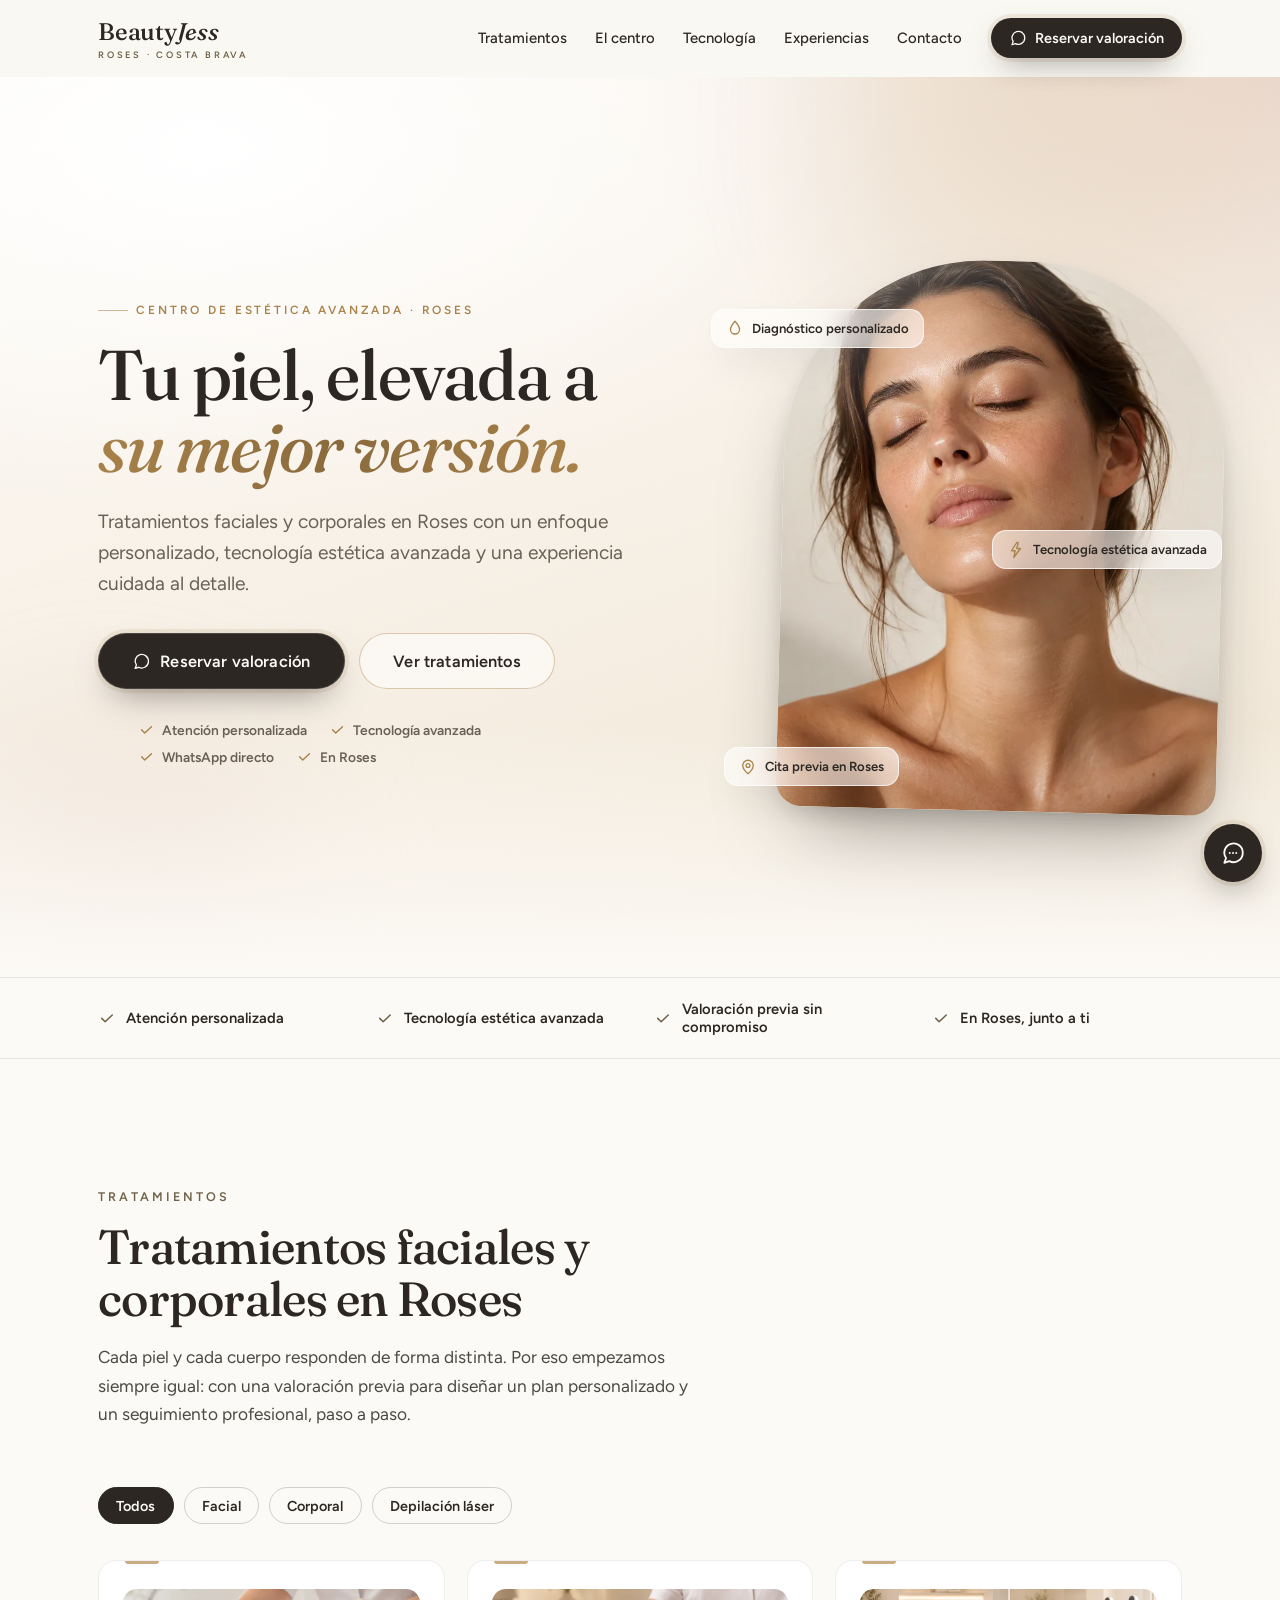
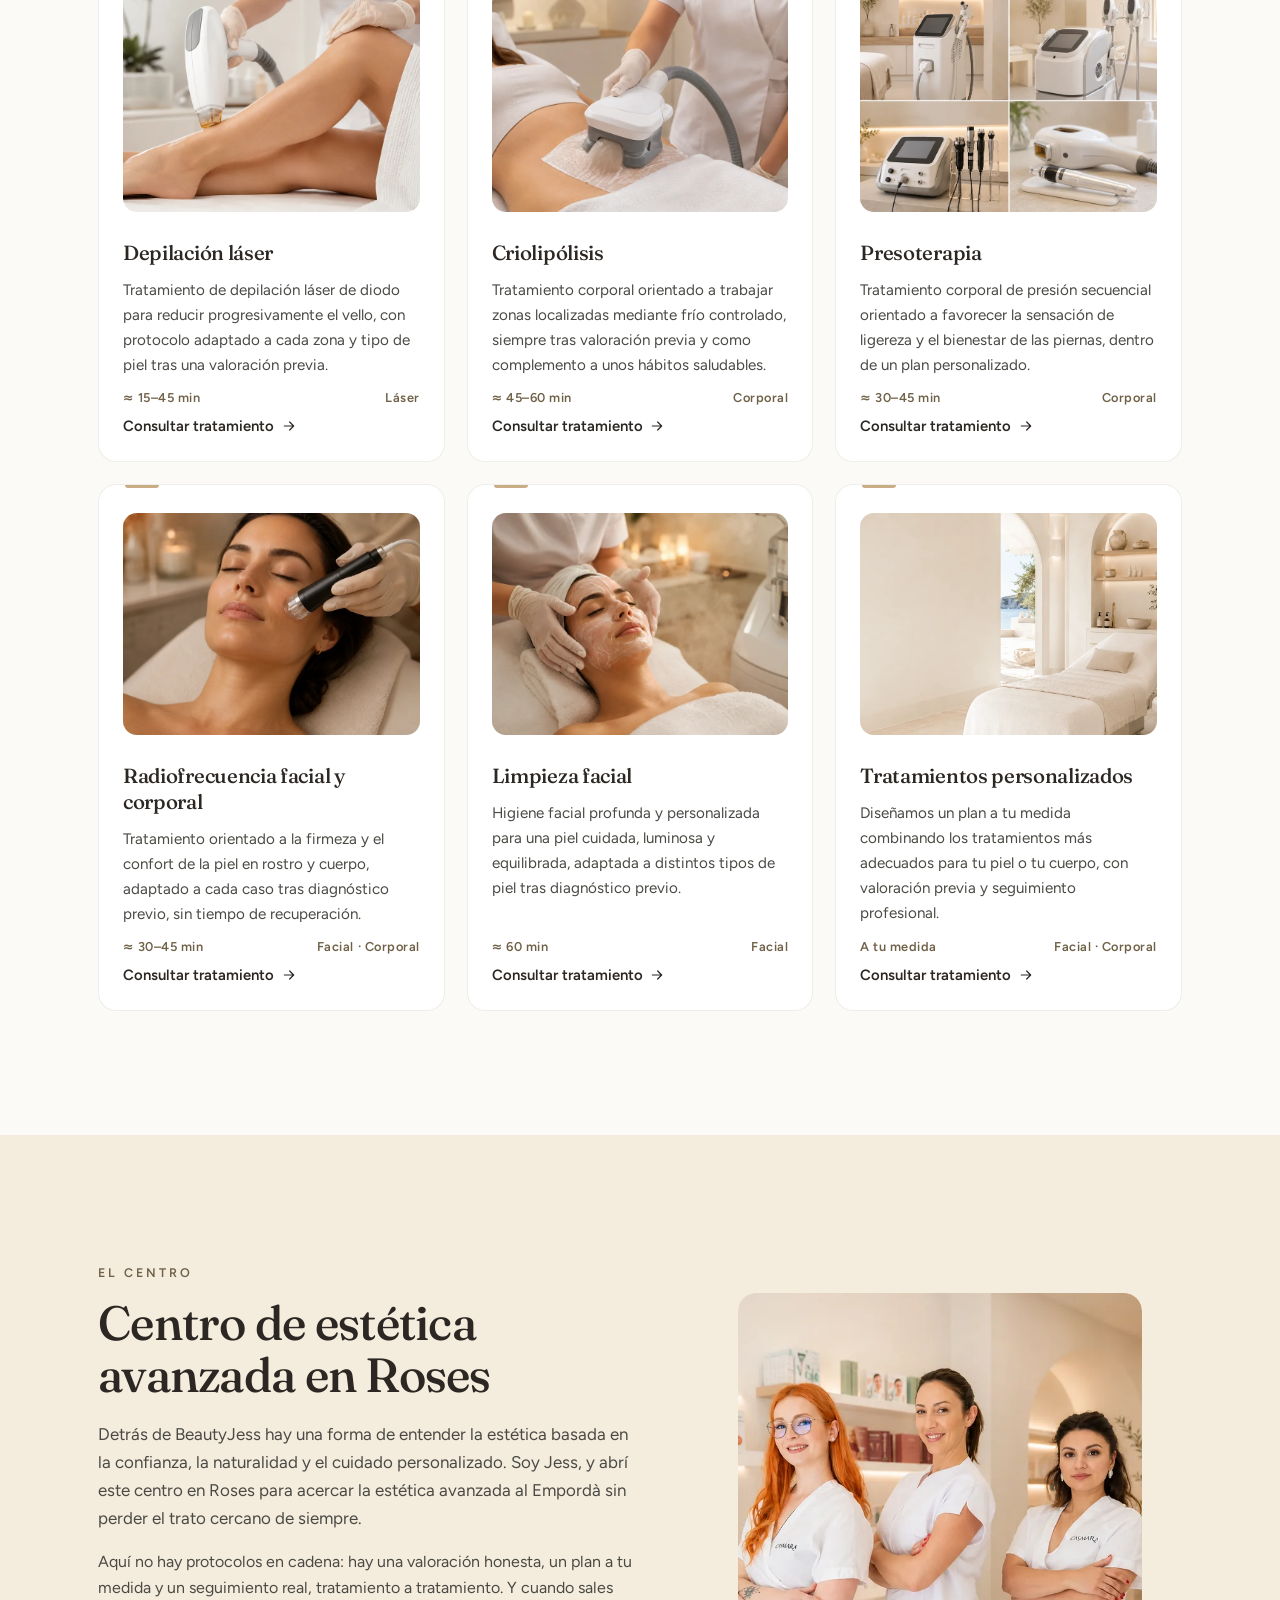
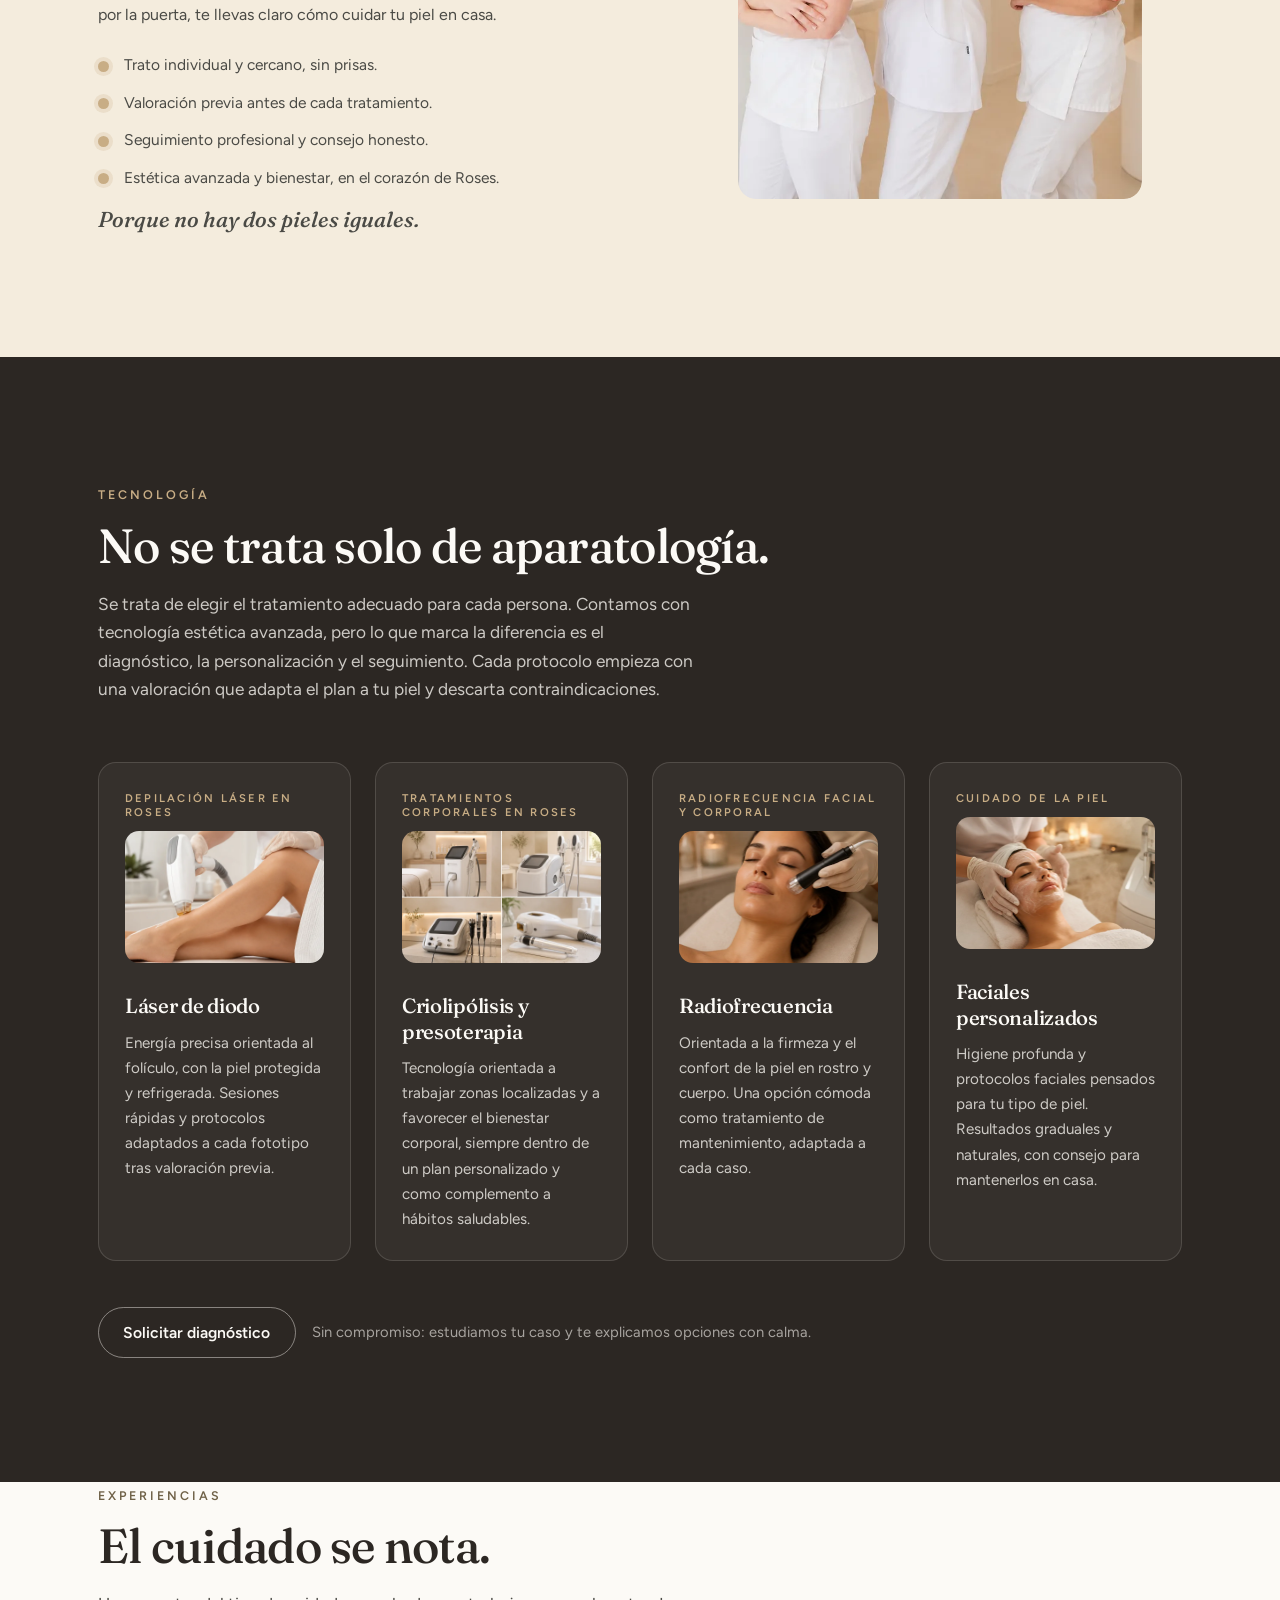
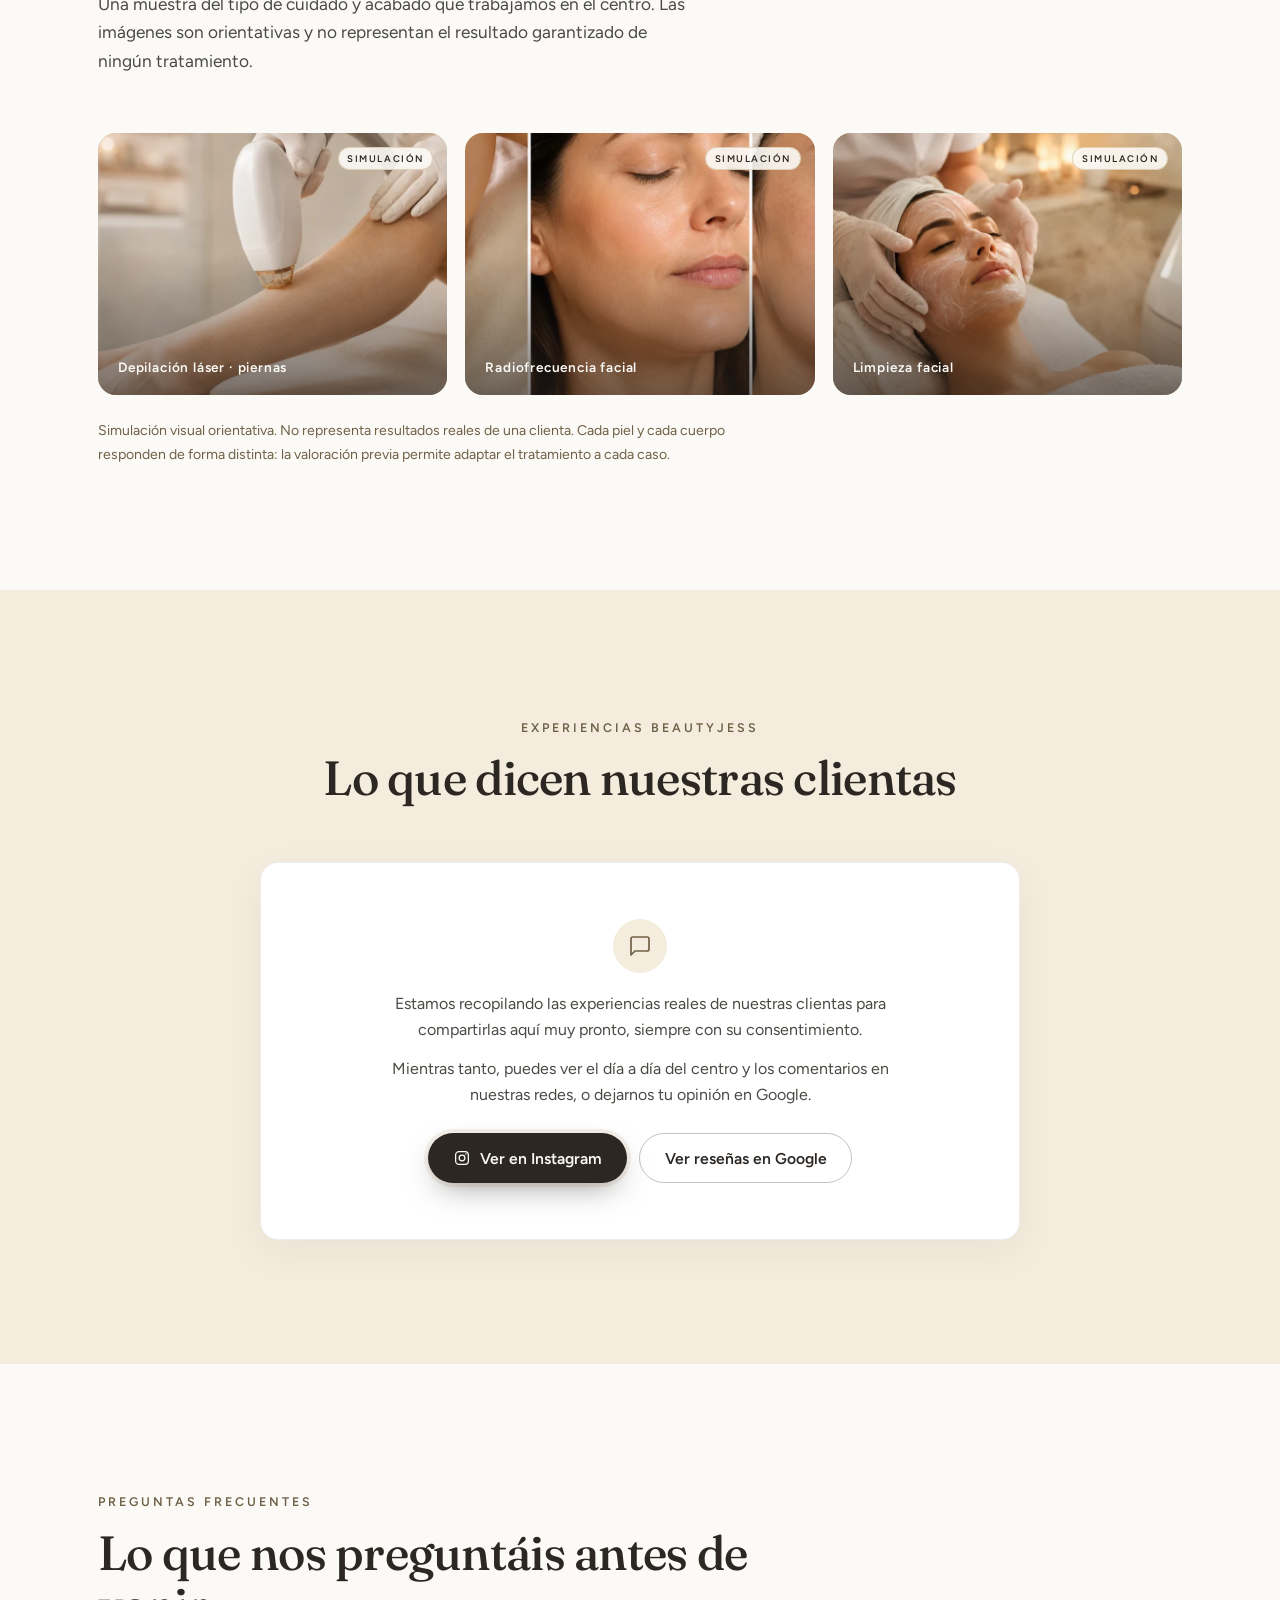
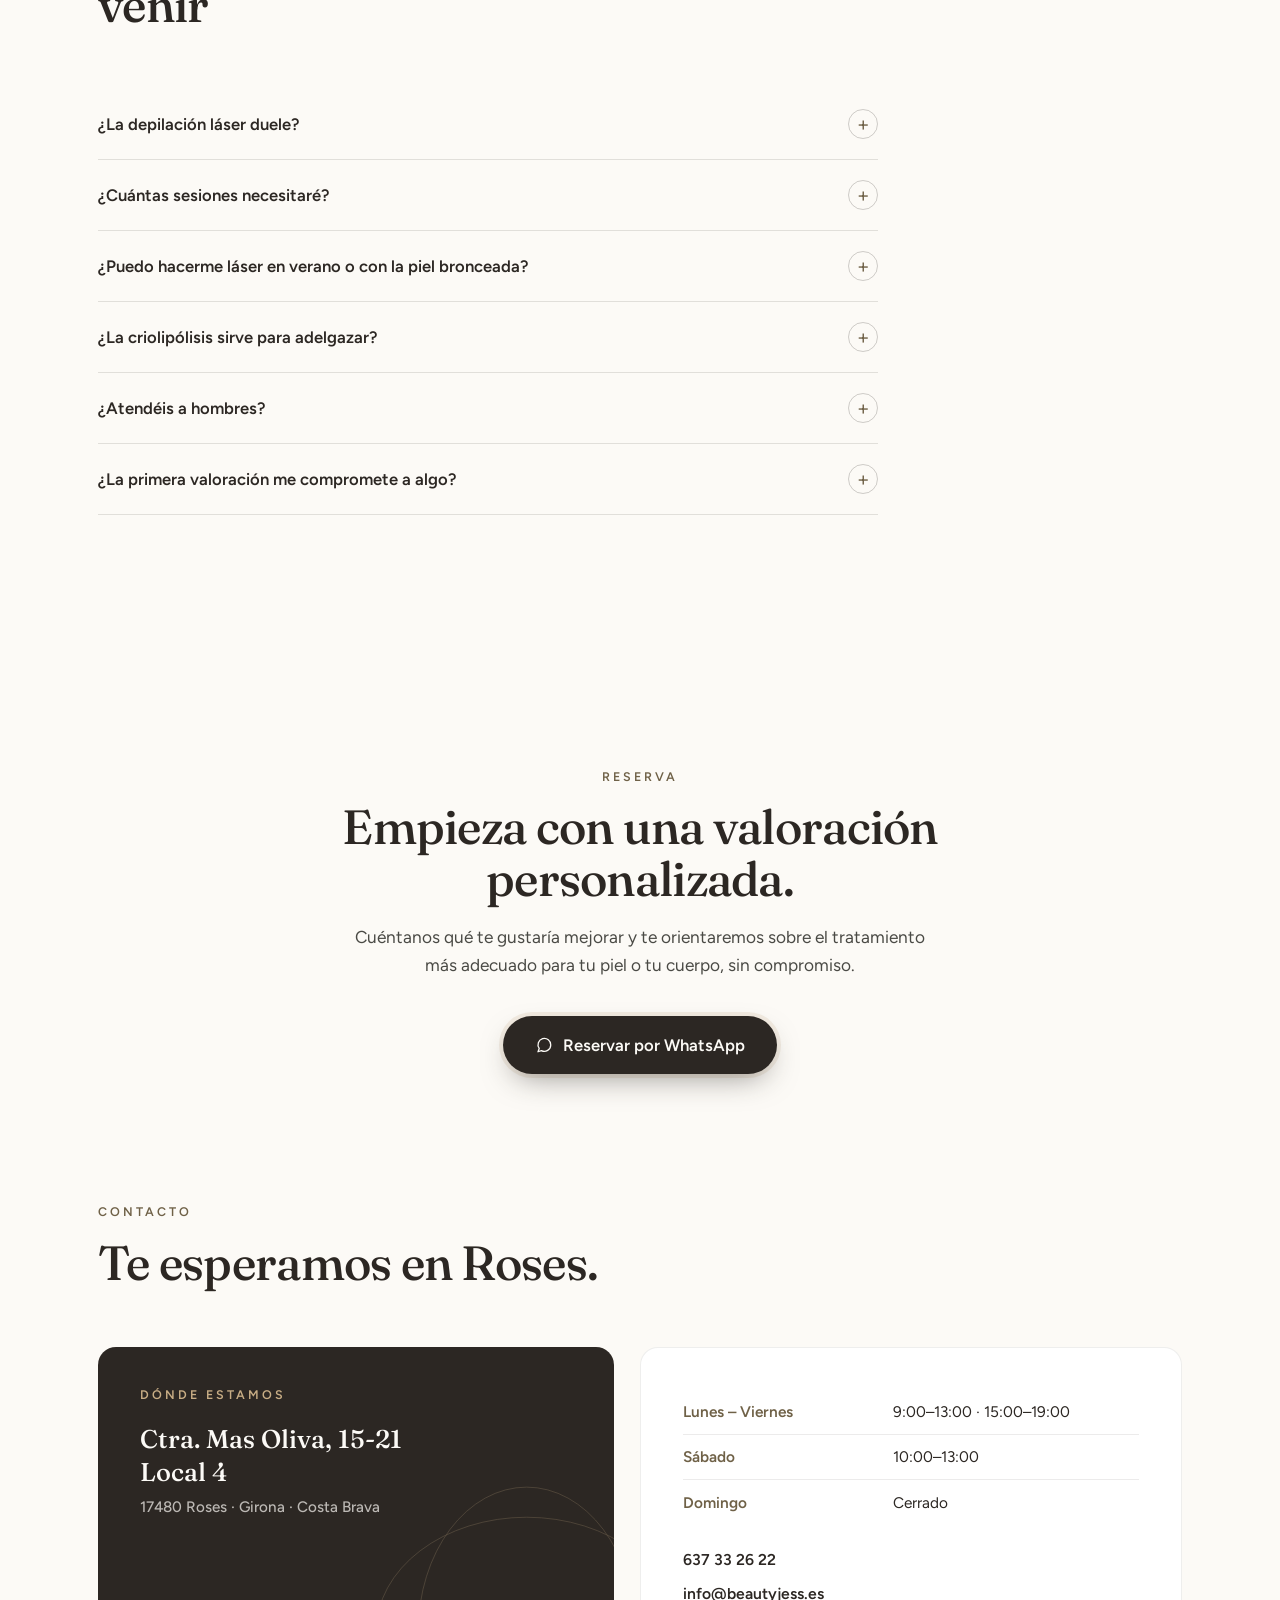
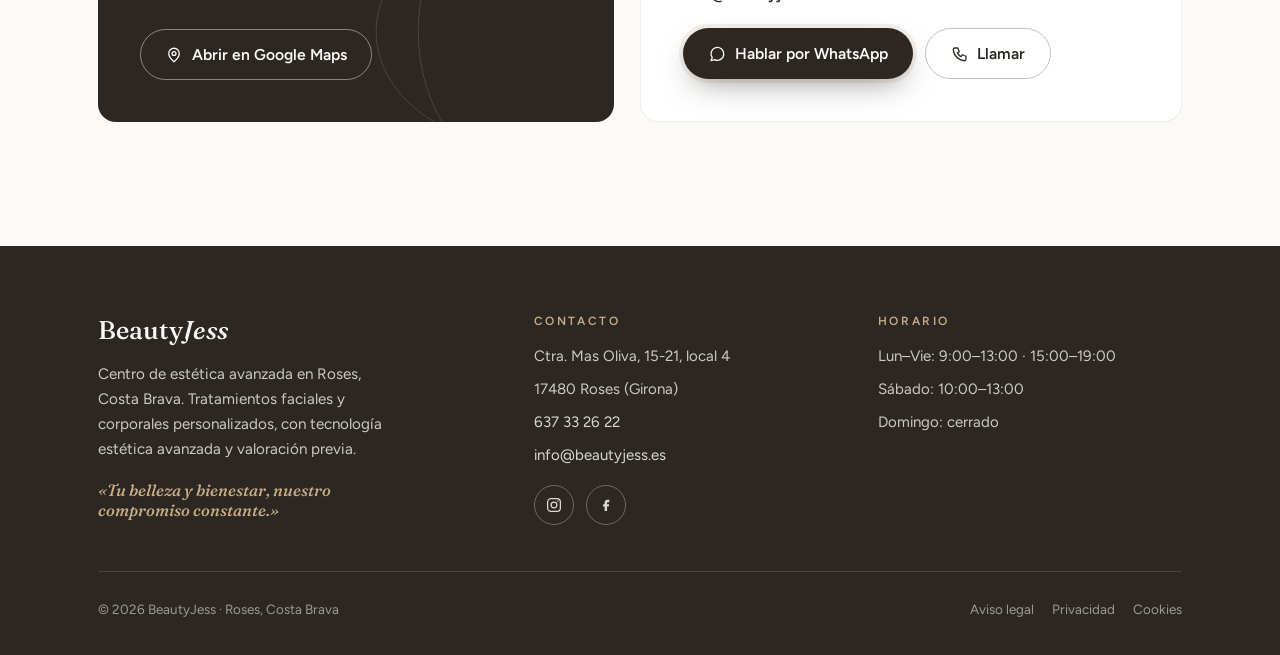
<file: index.html>
<!DOCTYPE html>
<html lang="es">
<head>
<meta charset="UTF-8">
<meta name="viewport" content="width=device-width, initial-scale=1.0, viewport-fit=cover">
<title>BeautyJess · Centro de estética avanzada en Roses | Tratamientos faciales y corporales</title>
<meta name="description" content="Centro de estética avanzada en Roses (Costa Brava): depilación láser, criolipólisis, presoterapia, radiofrecuencia y tratamientos faciales y corporales personalizados, con valoración previa. Reserva por WhatsApp.">
<link rel="canonical" href="https://beautyjess.es/">
<meta name="robots" content="index, follow">
<meta name="theme-color" content="#FCFAF6">

<!-- Open Graph -->
<meta property="og:type" content="website">
<meta property="og:locale" content="es_ES">
<meta property="og:url" content="https://beautyjess.es/">
<meta property="og:site_name" content="BeautyJess">
<meta property="og:title" content="BeautyJess · Centro de estética avanzada en Roses">
<meta property="og:description" content="Tu piel, elevada a su mejor versión. Tratamientos faciales y corporales personalizados en Roses, con tecnología estética avanzada y valoración previa. Reserva por WhatsApp.">
<meta property="og:image" content="https://beautyjess.es/img/og-cover.jpg">
<meta property="og:image:width" content="1200">
<meta property="og:image:height" content="630">
<meta property="og:image:alt" content="BeautyJess — centro de estética avanzada en Roses">
<meta name="twitter:card" content="summary_large_image">
<meta name="twitter:image" content="https://beautyjess.es/img/og-cover.jpg">

<link rel="icon" href="img/favicon.svg" type="image/svg+xml">
<link rel="icon" href="img/favicon-32.png" sizes="32x32" type="image/png">
<link rel="apple-touch-icon" href="img/apple-touch-icon.png">

<link rel="preload" href="fonts/fraunces-latin.woff2" as="font" type="font/woff2" crossorigin>
<link rel="preload" href="fonts/figtree-latin.woff2" as="font" type="font/woff2" crossorigin>
<link rel="preload" href="img/hero-retrato.webp" as="image" fetchpriority="high">
<link rel="stylesheet" href="css/styles.css">
<link rel="stylesheet" href="css/hero.css">

<!-- [CONFIRMAR] geo exacta del local (ahora aproximada al área de Ctra. Mas Oliva, Roses) -->
<script type="application/ld+json">
{
  "@context": "https://schema.org",
  "@type": "BeautySalon",
  "name": "BeautyJess",
  "alternateName": "Beauty Centre d'estètica Jess",
  "description": "Centro de estética avanzada en Roses (Girona): depilación láser, criolipólisis, presoterapia, radiofrecuencia y tratamientos faciales y corporales personalizados, con valoración previa.",
  "url": "https://beautyjess.es/",
  "telephone": "+34637332622",
  "email": "info@beautyjess.es",
  "image": "https://beautyjess.es/img/og-cover.jpg",
  "priceRange": "€€",
  "address": {
    "@type": "PostalAddress",
    "streetAddress": "Ctra. Mas Oliva, 15-21, local 4",
    "addressLocality": "Roses",
    "addressRegion": "Girona",
    "postalCode": "17480",
    "addressCountry": "ES"
  },
  "areaServed": "Roses, Costa Brava",
  "geo": { "@type": "GeoCoordinates", "latitude": 42.2680, "longitude": 3.1660 },
  "hasMap": "https://maps.app.goo.gl/zYHU84jc5R4UHhoX9",
  "sameAs": [
    "https://www.instagram.com/beautyjess.es/",
    "https://www.facebook.com/people/__beautyjess/100063543220148/"
  ],
  "openingHoursSpecification": [
    { "@type": "OpeningHoursSpecification", "dayOfWeek": ["Monday","Tuesday","Wednesday","Thursday","Friday"], "opens": "09:00", "closes": "13:00" },
    { "@type": "OpeningHoursSpecification", "dayOfWeek": ["Monday","Tuesday","Wednesday","Thursday","Friday"], "opens": "15:00", "closes": "19:00" },
    { "@type": "OpeningHoursSpecification", "dayOfWeek": "Saturday", "opens": "10:00", "closes": "13:00" }
  ]
}
</script>

<style>
/* === Imágenes integradas en cards / tech / tiles === */
.card .card-photo{display:block;width:100%;aspect-ratio:4/3;overflow:hidden;border-radius:14px;margin:0 0 1rem;background:#ece6dd}
.card .card-photo img{width:100%;height:100%;object-fit:cover;display:block;transition:transform .6s ease}
.card:hover .card-photo img{transform:scale(1.05)}
.tech .tech-photo{display:block;width:100%;aspect-ratio:3/2;overflow:hidden;border-radius:14px;margin:0 0 1.1rem;background:rgba(255,255,255,.06)}
.tech .tech-photo img{width:100%;height:100%;object-fit:cover;display:block}
.ph.has-photo{padding:0;background:none}
.ph.has-photo img{width:100%;height:100%;object-fit:cover;display:block;border-radius:18px}
.tile.has-photo{position:relative;overflow:hidden}
.tile.has-photo img{position:absolute;inset:0;width:100%;height:100%;object-fit:cover;z-index:0}
.tile.has-photo .tile-label{position:relative;z-index:2}
.tile.has-photo::after{content:"";position:absolute;inset:0;background:linear-gradient(to top,rgba(38,32,28,.6),rgba(38,32,28,0) 55%);z-index:1}
</style>

</head>
<body>
<a class="skip" href="#main">Saltar al contenido</a>

<header class="site-header" id="top">
  <div class="container header-inner">
    <a class="brand" href="#inicio" aria-label="BeautyJess, inicio">
      <span class="word">Beauty<em>Jess</em></span>
      <span class="sub">Roses &middot; Costa Brava</span>
    </a>
    <button class="nav-toggle" aria-expanded="false" aria-controls="site-nav" aria-label="Abrir menú">
      <span></span><span></span><span></span>
    </button>
    <nav class="nav" id="site-nav" aria-label="Navegación principal">
      <a href="#tratamientos">Tratamientos</a>
      <a href="#centro">El centro</a>
      <a href="#tecnologia">Tecnología</a>
      <a href="#resultados">Experiencias</a>
      <a href="#contacto">Contacto</a>
      <a class="btn btn-coral btn-sm" href="https://wa.me/34637332622?text=Hola!%20Me%20gustar%C3%ADa%20reservar%20una%20valoraci%C3%B3n%20en%20BeautyJess." target="_blank" rel="noopener">
        <svg viewBox="0 0 24 24" fill="none" stroke="currentColor" stroke-width="1.7" stroke-linecap="round" stroke-linejoin="round" aria-hidden="true"><path d="M21 12a8.5 8.5 0 0 1-12.4 7.5L4 21l1.6-4.4A8.5 8.5 0 1 1 21 12z"/></svg>
        Reservar valoración
      </a>
    </nav>
  </div>
</header>
<main id="main">

<!-- ========== HERO EDITORIAL (módulo bjhero · css/hero.css + js/hero.js) ========== -->
<section class="bjhero" id="inicio" aria-label="BeautyJess, centro de estética avanzada en Roses">
  <div class="bjhero__halo bjhero__halo--1" aria-hidden="true"></div>
  <div class="bjhero__halo bjhero__halo--2" aria-hidden="true"></div>

  <div class="container bjhero__inner">
    <div class="bjhero__copy">
      <span class="bjhero__eyebrow">Centro de estética avanzada &middot; Roses</span>
      <h1 class="bjhero__title">Tu piel, elevada a <span class="grad">su mejor versión.</span></h1>
      <p class="bjhero__sub">Tratamientos faciales y corporales en Roses con un enfoque personalizado, tecnología estética avanzada y una experiencia cuidada al detalle.</p>
      <div class="bjhero__cta">
        <a class="bjbtn bjbtn--primary" href="https://wa.me/34637332622?text=Hola!%20Me%20gustar%C3%ADa%20reservar%20una%20valoraci%C3%B3n%20en%20BeautyJess." target="_blank" rel="noopener">
          <svg viewBox="0 0 24 24" fill="none" stroke="currentColor" stroke-width="1.7" stroke-linecap="round" stroke-linejoin="round" aria-hidden="true"><path d="M21 12a8.5 8.5 0 0 1-12.4 7.5L4 21l1.6-4.4A8.5 8.5 0 1 1 21 12z"/></svg>
          Reservar valoración
        </a>
        <a class="bjbtn bjbtn--glass" href="#tratamientos">Ver tratamientos</a>
      </div>
      <ul class="bjhero__trust">
        <li><svg viewBox="0 0 24 24" fill="none" stroke="currentColor" stroke-width="2" stroke-linecap="round" stroke-linejoin="round" aria-hidden="true"><path d="M5 12.5l4.5 4.5L19 8"/></svg>Atención personalizada</li>
        <li><svg viewBox="0 0 24 24" fill="none" stroke="currentColor" stroke-width="2" stroke-linecap="round" stroke-linejoin="round" aria-hidden="true"><path d="M5 12.5l4.5 4.5L19 8"/></svg>Tecnología avanzada</li>
        <li><svg viewBox="0 0 24 24" fill="none" stroke="currentColor" stroke-width="2" stroke-linecap="round" stroke-linejoin="round" aria-hidden="true"><path d="M5 12.5l4.5 4.5L19 8"/></svg>WhatsApp directo</li>
        <li><svg viewBox="0 0 24 24" fill="none" stroke="currentColor" stroke-width="2" stroke-linecap="round" stroke-linejoin="round" aria-hidden="true"><path d="M5 12.5l4.5 4.5L19 8"/></svg>En Roses</li>
      </ul>
    </div>

    <div class="bjhero__visual">
      <!-- REEMPLAZAR: imagen editorial vertical 4:5 (rostro / piel luminosa / cabina). -->
      <figure class="bjframe">
        <img src="img/hero-retrato.webp" alt="Tratamiento facial personalizado en BeautyJess, Roses" width="760" height="950" fetchpriority="high" decoding="async">
      </figure>
      <span class="bjpill bjpill--1">
        <svg viewBox="0 0 24 24" fill="none" stroke="currentColor" stroke-width="1.7" stroke-linecap="round" stroke-linejoin="round" aria-hidden="true"><path d="M12 3s6 6.6 6 11a6 6 0 0 1-12 0c0-4.4 6-11 6-11z"/></svg>
        Diagnóstico personalizado
      </span>
      <span class="bjpill bjpill--2">
        <svg viewBox="0 0 24 24" fill="none" stroke="currentColor" stroke-width="1.7" stroke-linecap="round" stroke-linejoin="round" aria-hidden="true"><path d="M13 2L6 13h5l-2 9 9-12h-5l2-8z"/></svg>
        Tecnología estética avanzada
      </span>
      <span class="bjpill bjpill--3">
        <svg viewBox="0 0 24 24" fill="none" stroke="currentColor" stroke-width="1.7" stroke-linecap="round" stroke-linejoin="round" aria-hidden="true"><path d="M12 21s7-6 7-11a7 7 0 1 0-14 0c0 5 7 11 7 11z"/><circle cx="12" cy="10" r="2.6"/></svg>
        Cita previa en Roses
      </span>
    </div>
  </div>

  <div class="bjhero__fade" aria-hidden="true"></div>
</section>

<!-- ========== BARRA DE CONFIANZA ========== -->
<div class="trust">
  <div class="container trust-inner">
    <div class="trust-item">
      <svg viewBox="0 0 24 24" fill="none" stroke="currentColor" stroke-width="2" stroke-linecap="round" stroke-linejoin="round" aria-hidden="true"><path d="M5 12.5l4.5 4.5L19 8"/></svg>
      Atención personalizada
    </div>
    <div class="trust-item">
      <svg viewBox="0 0 24 24" fill="none" stroke="currentColor" stroke-width="2" stroke-linecap="round" stroke-linejoin="round" aria-hidden="true"><path d="M5 12.5l4.5 4.5L19 8"/></svg>
      Tecnología estética avanzada
    </div>
    <div class="trust-item">
      <svg viewBox="0 0 24 24" fill="none" stroke="currentColor" stroke-width="2" stroke-linecap="round" stroke-linejoin="round" aria-hidden="true"><path d="M5 12.5l4.5 4.5L19 8"/></svg>
      Valoración previa sin compromiso
    </div>
    <div class="trust-item">
      <svg viewBox="0 0 24 24" fill="none" stroke="currentColor" stroke-width="2" stroke-linecap="round" stroke-linejoin="round" aria-hidden="true"><path d="M5 12.5l4.5 4.5L19 8"/></svg>
      En Roses, junto a ti
    </div>
  </div>
</div>

<!-- ========== TRATAMIENTOS ========== -->
<section class="section" id="tratamientos">
  <div class="container">
    <div class="section-head reveal">
      <span class="eyebrow">Tratamientos</span>
      <h2>Tratamientos faciales y corporales en Roses</h2>
      <p class="lead">Cada piel y cada cuerpo responden de forma distinta. Por eso empezamos siempre igual: con una valoración previa para diseñar un plan personalizado y un seguimiento profesional, paso a paso.</p>
    </div>

    <div class="tabs reveal" role="group" aria-label="Filtrar tratamientos">
      <button class="tab" type="button" data-filter="all" aria-pressed="true">Todos</button>
      <button class="tab" type="button" data-filter="facial" aria-pressed="false">Facial</button>
      <button class="tab" type="button" data-filter="corporal" aria-pressed="false">Corporal</button>
      <button class="tab" type="button" data-filter="laser" aria-pressed="false">Depilación láser</button>
    </div>

    <div class="cards">
      <article class="card reveal" data-cat="laser" data-d="0">
        <div class="card-photo"><img src="img/trat-depilacion-laser.webp" alt="Depilación láser de diodo en BeautyJess, Roses" loading="lazy" width="600" height="450"></div>
        <h3>Depilación láser</h3>
        <p>Tratamiento de depilación láser de diodo para reducir progresivamente el vello, con protocolo adaptado a cada zona y tipo de piel tras una valoración previa.</p>
        <div class="meta"><span>&asymp; 15&ndash;45 min</span><span>Láser</span></div>
        <a class="book" href="https://wa.me/34637332622?text=Hola!%20Quiero%20consultar%20el%20tratamiento%20de%20Depilaci%C3%B3n%20l%C3%A1ser%20en%20BeautyJess." target="_blank" rel="noopener">Consultar tratamiento <svg viewBox="0 0 24 24" fill="none" stroke="currentColor" stroke-width="1.8" stroke-linecap="round" stroke-linejoin="round" aria-hidden="true"><path d="M5 12h13M13 6l6 6-6 6"/></svg></a>
      </article>

      <article class="card reveal" data-cat="corporal" data-d="60">
        <div class="card-photo"><img src="img/trat-criolipolisis.webp" alt="Criolipólisis, tratamiento corporal en Roses" loading="lazy" width="600" height="450"></div>
        <h3>Criolipólisis</h3>
        <p>Tratamiento corporal orientado a trabajar zonas localizadas mediante frío controlado, siempre tras valoración previa y como complemento a unos hábitos saludables.</p>
        <div class="meta"><span>&asymp; 45&ndash;60 min</span><span>Corporal</span></div>
        <a class="book" href="https://wa.me/34637332622?text=Hola!%20Quiero%20consultar%20el%20tratamiento%20de%20Criolip%C3%B3lisis%20en%20BeautyJess." target="_blank" rel="noopener">Consultar tratamiento <svg viewBox="0 0 24 24" fill="none" stroke="currentColor" stroke-width="1.8" stroke-linecap="round" stroke-linejoin="round" aria-hidden="true"><path d="M5 12h13M13 6l6 6-6 6"/></svg></a>
      </article>

      <article class="card reveal" data-cat="corporal" data-d="120">
        <div class="card-photo"><img src="img/tech-aparatologia.webp" alt="Presoterapia corporal en BeautyJess, Roses" loading="lazy" width="600" height="450"></div>
        <h3>Presoterapia</h3>
        <p>Tratamiento corporal de presión secuencial orientado a favorecer la sensación de ligereza y el bienestar de las piernas, dentro de un plan personalizado.</p>
        <div class="meta"><span>&asymp; 30&ndash;45 min</span><span>Corporal</span></div>
        <a class="book" href="https://wa.me/34637332622?text=Hola!%20Quiero%20consultar%20el%20tratamiento%20de%20Presoterapia%20en%20BeautyJess." target="_blank" rel="noopener">Consultar tratamiento <svg viewBox="0 0 24 24" fill="none" stroke="currentColor" stroke-width="1.8" stroke-linecap="round" stroke-linejoin="round" aria-hidden="true"><path d="M5 12h13M13 6l6 6-6 6"/></svg></a>
      </article>

      <article class="card reveal" data-cat="facial corporal" data-d="0">
        <div class="card-photo"><img src="img/trat-radiofrecuencia.webp" alt="Radiofrecuencia facial y corporal en Roses" loading="lazy" width="600" height="450"></div>
        <h3>Radiofrecuencia facial y corporal</h3>
        <p>Tratamiento orientado a la firmeza y el confort de la piel en rostro y cuerpo, adaptado a cada caso tras diagnóstico previo, sin tiempo de recuperación.</p>
        <div class="meta"><span>&asymp; 30&ndash;45 min</span><span>Facial &middot; Corporal</span></div>
        <a class="book" href="https://wa.me/34637332622?text=Hola!%20Quiero%20consultar%20el%20tratamiento%20de%20Radiofrecuencia%20en%20BeautyJess." target="_blank" rel="noopener">Consultar tratamiento <svg viewBox="0 0 24 24" fill="none" stroke="currentColor" stroke-width="1.8" stroke-linecap="round" stroke-linejoin="round" aria-hidden="true"><path d="M5 12h13M13 6l6 6-6 6"/></svg></a>
      </article>

      <article class="card reveal" data-cat="facial" data-d="60">
        <div class="card-photo"><img src="img/trat-limpieza-facial.webp" alt="Limpieza facial profunda personalizada en Roses" loading="lazy" width="600" height="450"></div>
        <h3>Limpieza facial</h3>
        <p>Higiene facial profunda y personalizada para una piel cuidada, luminosa y equilibrada, adaptada a distintos tipos de piel tras diagnóstico previo.</p>
        <div class="meta"><span>&asymp; 60 min</span><span>Facial</span></div>
        <a class="book" href="https://wa.me/34637332622?text=Hola!%20Quiero%20consultar%20el%20tratamiento%20de%20Limpieza%20facial%20en%20BeautyJess." target="_blank" rel="noopener">Consultar tratamiento <svg viewBox="0 0 24 24" fill="none" stroke="currentColor" stroke-width="1.8" stroke-linecap="round" stroke-linejoin="round" aria-hidden="true"><path d="M5 12h13M13 6l6 6-6 6"/></svg></a>
      </article>

      <article class="card reveal" data-cat="facial corporal laser" data-d="120">
        <div class="card-photo"><img src="img/centro-cabina.webp" alt="Tratamientos personalizados en la cabina de BeautyJess, Roses" loading="lazy" width="600" height="450"></div>
        <h3>Tratamientos personalizados</h3>
        <p>Diseñamos un plan a tu medida combinando los tratamientos más adecuados para tu piel o tu cuerpo, con valoración previa y seguimiento profesional.</p>
        <div class="meta"><span>A tu medida</span><span>Facial &middot; Corporal</span></div>
        <a class="book" href="https://wa.me/34637332622?text=Hola!%20Me%20gustar%C3%ADa%20un%20plan%20de%20tratamientos%20personalizado%20en%20BeautyJess." target="_blank" rel="noopener">Consultar tratamiento <svg viewBox="0 0 24 24" fill="none" stroke="currentColor" stroke-width="1.8" stroke-linecap="round" stroke-linejoin="round" aria-hidden="true"><path d="M5 12h13M13 6l6 6-6 6"/></svg></a>
      </article>
    </div>
  </div>
</section>

<!-- ========== EL CENTRO ========== -->
<section class="section section--arena" id="centro">
  <div class="container centro-grid">
    <div class="centro-text reveal">
      <span class="eyebrow">El centro</span>
      <h2>Centro de estética avanzada en Roses</h2>
      <!-- [CONFIRMAR] Nombre completo, formación y trayectoria reales. No inventar titulaciones. -->
      <p>Detrás de BeautyJess hay una forma de entender la estética basada en la confianza, la naturalidad y el cuidado personalizado. Soy Jess, y abrí este centro en Roses para acercar la estética avanzada al Empordà sin perder el trato cercano de siempre.</p>
      <p>Aquí no hay protocolos en cadena: hay una valoración honesta, un plan a tu medida y un seguimiento real, tratamiento a tratamiento. Y cuando sales por la puerta, te llevas claro cómo cuidar tu piel en casa.</p>
      <ul class="lead-points">
        <li>Trato individual y cercano, sin prisas.</li>
        <li>Valoración previa antes de cada tratamiento.</li>
        <li>Seguimiento profesional y consejo honesto.</li>
        <li>Estética avanzada y bienestar, en el corazón de Roses.</li>
      </ul>
      <p class="firma">Porque no hay dos pieles iguales.</p>
    </div>
    <figure class="ph has-photo reveal" data-d="100" role="img" aria-label="El equipo de BeautyJess en su centro de Roses">
      <img src="img/centro-equipo.webp" alt="Equipo de BeautyJess, centro de estética avanzada en Roses" loading="lazy" width="800" height="800">
    </figure>
  </div>
</section>

<!-- ========== TECNOLOGÍA ========== -->
<section class="section section--dark" id="tecnologia">
  <div class="container">
    <div class="section-head reveal">
      <span class="eyebrow">Tecnología</span>
      <h2>No se trata solo de aparatología.</h2>
      <p class="lead">Se trata de elegir el tratamiento adecuado para cada persona. Contamos con tecnología estética avanzada, pero lo que marca la diferencia es el diagnóstico, la personalización y el seguimiento. Cada protocolo empieza con una valoración que adapta el plan a tu piel y descarta contraindicaciones.</p>
    </div>
    <div class="tech-grid">
      <div class="tech reveal" data-d="0">
        <span class="kw">Depilación láser en Roses</span>
        <div class="tech-photo"><img src="img/tech-laser.webp" alt="Equipo de depilación láser de diodo en Roses" loading="lazy" width="600" height="400"></div>
        <h3>Láser de diodo</h3>
        <p>Energía precisa orientada al folículo, con la piel protegida y refrigerada. Sesiones rápidas y protocolos adaptados a cada fototipo tras valoración previa.</p>
      </div>
      <div class="tech reveal" data-d="70">
        <span class="kw">Tratamientos corporales en Roses</span>
        <div class="tech-photo"><img src="img/tech-aparatologia.webp" alt="Aparatología estética avanzada para tratamientos corporales en Roses" loading="lazy" width="600" height="400"></div>
        <h3>Criolipólisis y presoterapia</h3>
        <p>Tecnología orientada a trabajar zonas localizadas y a favorecer el bienestar corporal, siempre dentro de un plan personalizado y como complemento a hábitos saludables.</p>
      </div>
      <div class="tech reveal" data-d="140">
        <span class="kw">Radiofrecuencia facial y corporal</span>
        <div class="tech-photo"><img src="img/trat-radiofrecuencia.webp" alt="Equipo de radiofrecuencia facial y corporal en Roses" loading="lazy" width="600" height="400"></div>
        <h3>Radiofrecuencia</h3>
        <p>Orientada a la firmeza y el confort de la piel en rostro y cuerpo. Una opción cómoda como tratamiento de mantenimiento, adaptada a cada caso.</p>
      </div>
      <div class="tech reveal" data-d="210">
        <span class="kw">Cuidado de la piel</span>
        <div class="tech-photo"><img src="img/trat-limpieza-facial.webp" alt="Tratamientos faciales personalizados en Roses" loading="lazy" width="600" height="400"></div>
        <h3>Faciales personalizados</h3>
        <p>Higiene profunda y protocolos faciales pensados para tu tipo de piel. Resultados graduales y naturales, con consejo para mantenerlos en casa.</p>
      </div>
    </div>
    <div class="tech-cta reveal">
      <a class="btn btn-light" href="https://wa.me/34637332622?text=Hola!%20Me%20gustar%C3%ADa%20una%20valoraci%C3%B3n%20personalizada%20en%20BeautyJess." target="_blank" rel="noopener">Solicitar diagnóstico</a>
      <span class="hint">Sin compromiso: estudiamos tu caso y te explicamos opciones con calma.</span>
    </div>
  </div>
</section>

<!-- ========== EXPERIENCIAS / RESULTADOS / SIMULACIONES ========== -->
<section class="section section--tight" id="resultados">
  <div class="container">
    <div class="section-head reveal">
      <span class="eyebrow">Experiencias</span>
      <h2>El cuidado se nota.</h2>
      <p class="lead">Una muestra del tipo de cuidado y acabado que trabajamos en el centro. Las imágenes son orientativas y no representan el resultado garantizado de ningún tratamiento.</p>
    </div>
    <div class="tiles">
      <div class="tile tile-1 has-photo reveal" data-d="0"><img src="img/resultado-depilacion.webp" alt="Cuidado de la piel tras depilación láser, imagen orientativa" loading="lazy" width="512" height="640">
        <span class="sim">Simulación</span>
        <span class="tile-label">Depilación láser &middot; piernas</span>
      </div>
      <div class="tile tile-2 has-photo reveal" data-d="70"><img src="img/resultado-radiofrecuencia.webp" alt="Cuidado facial con radiofrecuencia, imagen orientativa" loading="lazy" width="512" height="640">
        <span class="sim">Simulación</span>
        <span class="tile-label">Radiofrecuencia facial</span>
      </div>
      <div class="tile tile-3 has-photo reveal" data-d="140"><img src="img/resultado-limpieza.webp" alt="Piel luminosa tras limpieza facial, imagen orientativa" loading="lazy" width="512" height="640">
        <span class="sim">Simulación</span>
        <span class="tile-label">Limpieza facial</span>
      </div>
    </div>
    <p class="disclaimer reveal">Simulación visual orientativa. No representa resultados reales de una clienta. Cada piel y cada cuerpo responden de forma distinta: la valoración previa permite adaptar el tratamiento a cada caso.</p>
  </div>
</section>

<!-- ========== LO QUE DICEN NUESTRAS CLIENTAS ========== -->
<section class="section section--arena" id="opiniones">
  <div class="container">
    <div class="section-head reveal" style="text-align:center;margin-inline:auto">
      <span class="eyebrow">Experiencias BeautyJess</span>
      <h2>Lo que dicen nuestras clientas</h2>
    </div>
    <!-- Sin reseñas inventadas. Cuando haya testimonios reales (con permiso),
         se añadirán aquí. Mientras, bloque honesto + enlaces a redes y Google. -->
    <div class="exp-soon reveal">
      <div class="soon-ic">
        <svg viewBox="0 0 24 24" fill="none" stroke="currentColor" stroke-width="1.7" stroke-linecap="round" stroke-linejoin="round" aria-hidden="true"><path d="M21 15a2 2 0 0 1-2 2H7l-4 4V5a2 2 0 0 1 2-2h14a2 2 0 0 1 2 2z"/></svg>
      </div>
      <p>Estamos recopilando las experiencias reales de nuestras clientas para compartirlas aquí muy pronto, siempre con su consentimiento.</p>
      <p>Mientras tanto, puedes ver el día a día del centro y los comentarios en nuestras redes, o dejarnos tu opinión en Google.</p>
      <div class="soon-ctas">
        <a class="btn btn-coral" href="https://www.instagram.com/beautyjess.es/" target="_blank" rel="noopener">
          <svg viewBox="0 0 24 24" fill="none" stroke="currentColor" stroke-width="1.7" stroke-linecap="round" stroke-linejoin="round" aria-hidden="true"><rect x="3.5" y="3.5" width="17" height="17" rx="4.5"/><circle cx="12" cy="12" r="3.8"/><circle cx="17.2" cy="6.8" r="1" fill="currentColor" stroke="none"/></svg>
          Ver en Instagram
        </a>
        <a class="btn btn-ghost" href="https://maps.app.goo.gl/zYHU84jc5R4UHhoX9" target="_blank" rel="noopener">Ver reseñas en Google</a>
      </div>
    </div>
  </div>
</section>

<!-- ========== FAQ ========== -->
<section class="section" id="faq">
  <div class="container">
    <div class="section-head reveal">
      <span class="eyebrow">Preguntas frecuentes</span>
      <h2>Lo que nos preguntáis antes de venir</h2>
    </div>
    <div class="faq reveal">
      <details>
        <summary>¿La depilación láser duele? <span class="plus" aria-hidden="true">+</span></summary>
        <p>Se nota un calor breve, como pequeños chasquidos. El láser de diodo trabaja con la piel refrigerada y ajustamos la potencia a tu sensibilidad en cada sesión.</p>
      </details>
      <details>
        <summary>¿Cuántas sesiones necesitaré? <span class="plus" aria-hidden="true">+</span></summary>
        <p>Depende de la zona, del tipo de vello y de tu piel; cada persona responde de forma distinta. Por eso la primera visita es una valoración: salimos de ella con un plan claro y realista, sin promesas infladas.</p>
      </details>
      <details>
        <summary>¿Puedo hacerme láser en verano o con la piel bronceada? <span class="plus" aria-hidden="true">+</span></summary>
        <p>Lo valoramos antes de cada sesión según tu fototipo y el estado de tu piel, y adaptamos el protocolo. Si en algún momento no es recomendable tratar una zona, te lo decimos claramente.</p>
      </details>
      <details>
        <summary>¿La criolipólisis sirve para adelgazar? <span class="plus" aria-hidden="true">+</span></summary>
        <p>No es un método para adelgazar: es un tratamiento orientado a trabajar zonas localizadas. No sustituye unos hábitos saludables; los complementa, y los resultados varían según cada persona.</p>
      </details>
      <details>
        <summary>¿Atendéis a hombres? <span class="plus" aria-hidden="true">+</span></summary>
        <p>Por supuesto. Depilación láser, tratamientos faciales y corporales: los protocolos se adaptan a cada piel, no a cada género.</p>
      </details>
      <details>
        <summary>¿La primera valoración me compromete a algo? <span class="plus" aria-hidden="true">+</span></summary>
        <p>A nada. Estudiamos tu caso, te explicamos las opciones y resolvemos dudas. Después decides con calma.</p>
      </details>
    </div>
  </div>
</section>

<!-- ========== CTA FINAL ========== -->
<section class="section cta-final" id="reservar">
  <div class="container">
    <div class="section-head reveal">
      <span class="eyebrow">Reserva</span>
      <h2>Empieza con una valoración personalizada.</h2>
      <p class="lead">Cuéntanos qué te gustaría mejorar y te orientaremos sobre el tratamiento más adecuado para tu piel o tu cuerpo, sin compromiso.</p>
    </div>
    <a class="btn btn-coral btn-lg reveal" href="https://wa.me/34637332622?text=Hola!%20Me%20gustar%C3%ADa%20una%20valoraci%C3%B3n%20personalizada%20en%20BeautyJess.%20Me%20gustar%C3%ADa%20mejorar%3A%20" target="_blank" rel="noopener">
      <svg viewBox="0 0 24 24" fill="none" stroke="currentColor" stroke-width="1.7" stroke-linecap="round" stroke-linejoin="round" aria-hidden="true"><path d="M21 12a8.5 8.5 0 0 1-12.4 7.5L4 21l1.6-4.4A8.5 8.5 0 1 1 21 12z"/></svg>
      Reservar por WhatsApp
    </a>
  </div>
</section>

<!-- ========== CONTACTO ========== -->
<section class="section section--tight" id="contacto">
  <div class="container">
    <div class="section-head reveal">
      <span class="eyebrow">Contacto</span>
      <h2>Te esperamos en Roses.</h2>
    </div>
    <div class="contact-grid">
      <div class="loc reveal">
        <svg class="loc-ripple" viewBox="0 0 600 600" aria-hidden="true">
          <ellipse cx="300" cy="300" rx="250" ry="190"/>
          <ellipse cx="300" cy="300" rx="180" ry="240"/>
        </svg>
        <span class="eyebrow">Dónde estamos</span>
        <p class="addr">
          Ctra. Mas Oliva, 15-21<br>Local 4
          <small>17480 Roses &middot; Girona &middot; Costa Brava</small>
        </p>
        <a class="btn btn-light" href="https://maps.app.goo.gl/zYHU84jc5R4UHhoX9" target="_blank" rel="noopener">
          <svg viewBox="0 0 24 24" fill="none" stroke="currentColor" stroke-width="1.7" stroke-linecap="round" stroke-linejoin="round" aria-hidden="true"><path d="M12 21s7-6 7-11a7 7 0 1 0-14 0c0 5 7 11 7 11z"/><circle cx="12" cy="10" r="2.6"/></svg>
          Abrir en Google Maps
        </a>
      </div>
      <div class="info reveal" data-d="80">
        <table class="hours">
          <caption class="sr-only">Horario de apertura</caption>
          <tr><td>Lunes &ndash; Viernes</td><td>9:00&ndash;13:00 &middot; 15:00&ndash;19:00</td></tr>
          <tr><td>Sábado</td><td>10:00&ndash;13:00</td></tr>
          <tr><td>Domingo</td><td>Cerrado</td></tr>
        </table>
        <div class="contact-links">
          <a href="tel:+34637332622">637 33 26 22</a>
          <a href="mailto:info@beautyjess.es">info@beautyjess.es</a>
        </div>
        <div class="contact-ctas">
          <a class="btn btn-coral" href="https://wa.me/34637332622?text=Hola!%20Me%20gustar%C3%ADa%20reservar%20una%20valoraci%C3%B3n%20en%20BeautyJess." target="_blank" rel="noopener">
            <svg viewBox="0 0 24 24" fill="none" stroke="currentColor" stroke-width="1.7" stroke-linecap="round" stroke-linejoin="round" aria-hidden="true"><path d="M21 12a8.5 8.5 0 0 1-12.4 7.5L4 21l1.6-4.4A8.5 8.5 0 1 1 21 12z"/></svg>
            Hablar por WhatsApp
          </a>
          <a class="btn btn-ghost" href="tel:+34637332622">
            <svg viewBox="0 0 24 24" fill="none" stroke="currentColor" stroke-width="1.7" stroke-linecap="round" stroke-linejoin="round" aria-hidden="true"><path d="M5 4h4l2 5-2.5 1.5a12 12 0 0 0 5 5L15 13l5 2v4a2 2 0 0 1-2 2A16 16 0 0 1 3 6a2 2 0 0 1 2-2z"/></svg>
            Llamar
          </a>
        </div>
      </div>
    </div>
  </div>
</section>

</main>
<!-- ========== FOOTER ========== -->
<footer class="site-footer">
  <div class="container">
    <div class="footer-grid">
      <div class="f-brand">
        <span class="word">Beauty<em>Jess</em></span>
        <p>Centro de estética avanzada en Roses, Costa Brava. Tratamientos faciales y corporales personalizados, con tecnología estética avanzada y valoración previa.</p>
        <p class="claim">&laquo;Tu belleza y bienestar, nuestro compromiso constante.&raquo;</p>
      </div>
      <div class="f-col">
        <h3>Contacto</h3>
        <ul>
          <li>Ctra. Mas Oliva, 15-21, local 4</li>
          <li>17480 Roses (Girona)</li>
          <li><a href="tel:+34637332622">637 33 26 22</a></li>
          <li><a href="mailto:info@beautyjess.es">info@beautyjess.es</a></li>
        </ul>
        <div class="social">
          <a href="https://www.instagram.com/beautyjess.es/" target="_blank" rel="noopener" aria-label="Instagram de BeautyJess">
            <svg viewBox="0 0 24 24" fill="none" stroke="currentColor" stroke-width="1.7" stroke-linecap="round" stroke-linejoin="round" aria-hidden="true"><rect x="3.5" y="3.5" width="17" height="17" rx="4.5"/><circle cx="12" cy="12" r="3.8"/><circle cx="17.2" cy="6.8" r="1" fill="currentColor" stroke="none"/></svg>
          </a>
          <a href="https://www.facebook.com/people/__beautyjess/100063543220148/" target="_blank" rel="noopener" aria-label="Facebook de BeautyJess">
            <svg viewBox="0 0 24 24" fill="currentColor" aria-hidden="true"><path d="M14 8.2h2.4V5h-2.5c-2.4 0-3.7 1.6-3.7 3.7V11H8v3h2.2v6h3.2v-6h2.3l.4-3h-2.7V8.9c0-.4.2-.7.6-.7z"/></svg>
          </a>
        </div>
      </div>
      <div class="f-col">
        <h3>Horario</h3>
        <ul>
          <li>Lun&ndash;Vie: 9:00&ndash;13:00 &middot; 15:00&ndash;19:00</li>
          <li>Sábado: 10:00&ndash;13:00</li>
          <li>Domingo: cerrado</li>
        </ul>
      </div>
    </div>
    <div class="footer-bottom">
      <span>&copy; 2026 BeautyJess &middot; Roses, Costa Brava</span>
      <nav class="legal" aria-label="Enlaces legales">
        <a href="aviso-legal.html">Aviso legal</a>
        <a href="privacidad.html">Privacidad</a>
        <a href="cookies.html">Cookies</a>
      </nav>
    </div>
  </div>
</footer>

<!-- ========== WHATSAPP FLOTANTE ========== -->
<a class="fab" href="https://wa.me/34637332622?text=Hola!%20Me%20gustar%C3%ADa%20reservar%20una%20valoraci%C3%B3n%20en%20BeautyJess." target="_blank" rel="noopener" aria-label="Reservar por WhatsApp">
  <svg viewBox="0 0 24 24" fill="none" stroke="currentColor" stroke-width="1.7" stroke-linecap="round" stroke-linejoin="round" aria-hidden="true"><path d="M21 12a8.5 8.5 0 0 1-12.4 7.5L4 21l1.6-4.4A8.5 8.5 0 1 1 21 12z"/><circle cx="9" cy="12" r=".9" fill="currentColor" stroke="none"/><circle cx="12" cy="12" r=".9" fill="currentColor" stroke="none"/><circle cx="15" cy="12" r=".9" fill="currentColor" stroke="none"/></svg>
</a>

<script src="js/main.js"></script>
<script src="js/hero.js" defer></script>
</body>
</html>
</file>
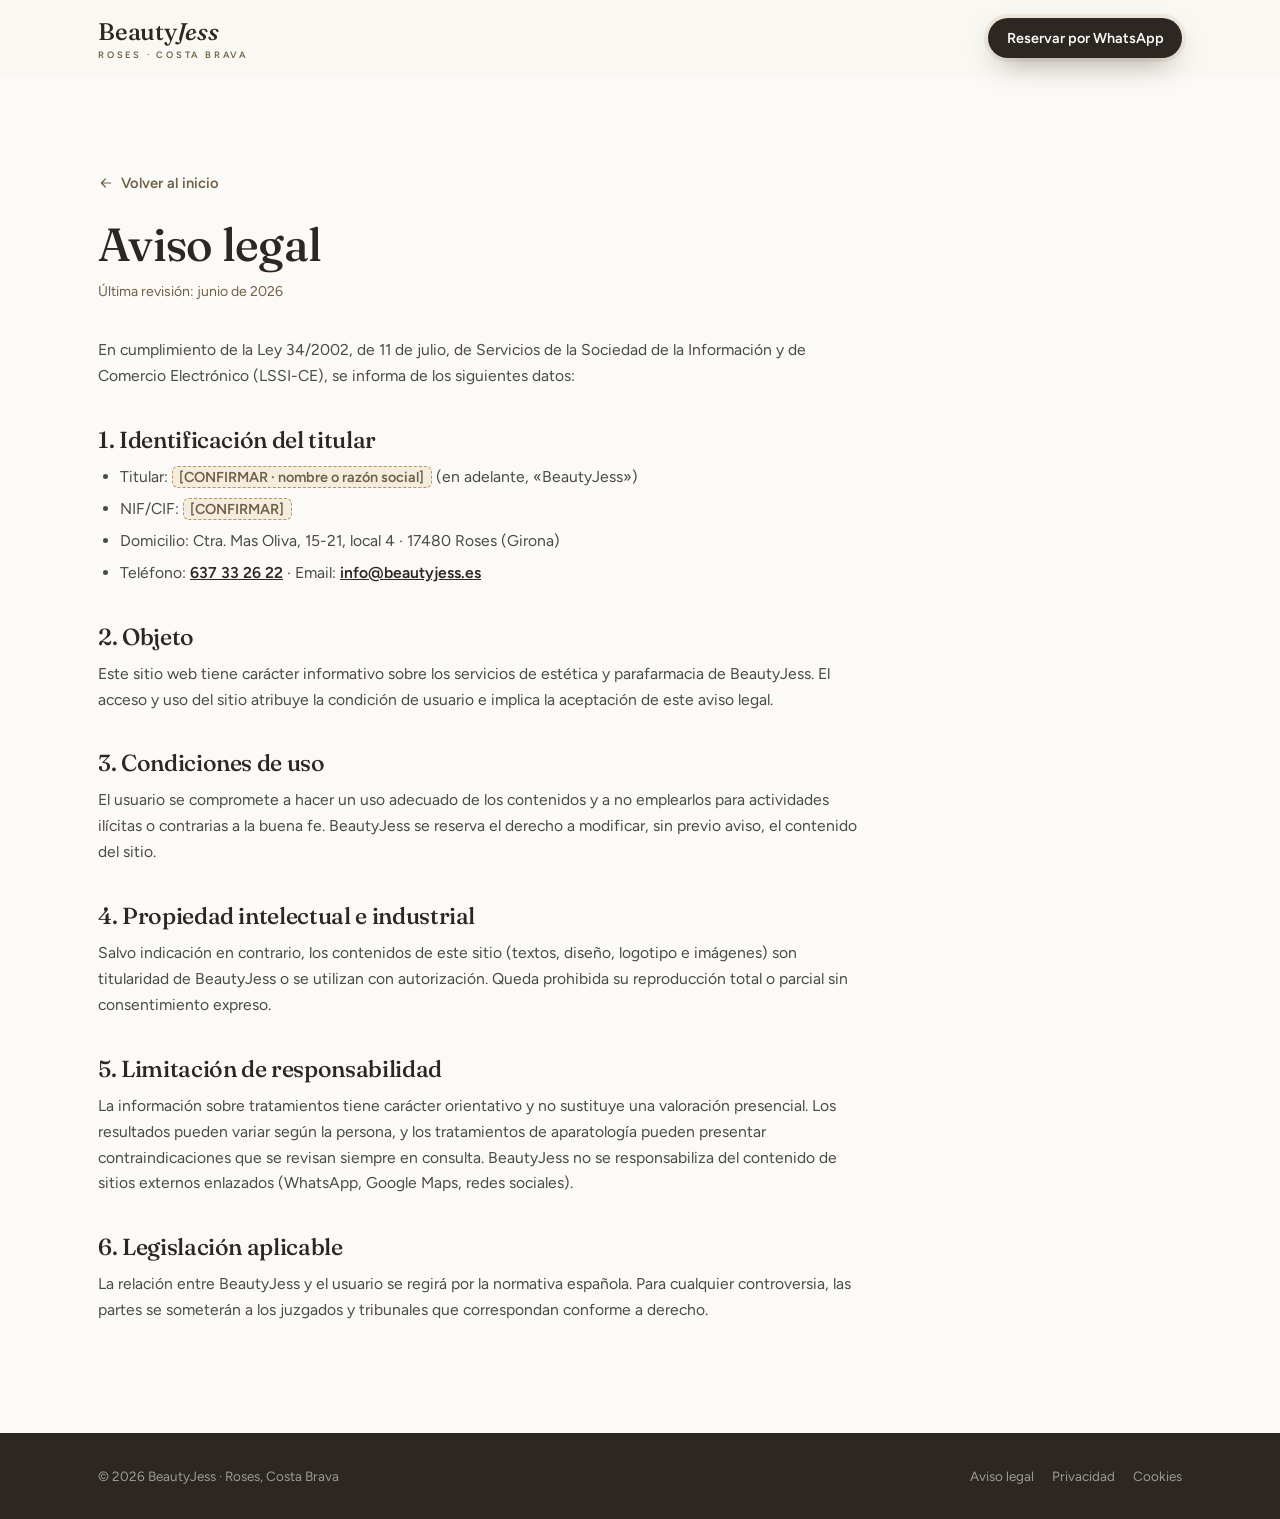
<file: aviso-legal.html>
<!DOCTYPE html>
<html lang="es">
<head>
<meta charset="UTF-8">
<meta name="viewport" content="width=device-width, initial-scale=1.0">
<title>Aviso legal · BeautyJess</title>
<meta name="description" content="Aviso legal del sitio web de BeautyJess, centro de estética avanzada y parafarmacia en Roses (Girona).">
<link rel="canonical" href="https://beautyjess.es/aviso-legal.html">
<meta name="robots" content="index, follow">
<link rel="icon" href="img/favicon.svg" type="image/svg+xml">
<link rel="icon" href="img/favicon-32.png" sizes="32x32" type="image/png">
<link rel="apple-touch-icon" href="img/apple-touch-icon.png">
<link rel="preload" href="fonts/fraunces-latin.woff2" as="font" type="font/woff2" crossorigin>
<link rel="preload" href="fonts/figtree-latin.woff2" as="font" type="font/woff2" crossorigin>
<link rel="stylesheet" href="css/styles.css">
</head>
<body>
<a class="skip" href="#main">Saltar al contenido</a>
<header class="site-header">
  <div class="container header-inner">
    <a class="brand" href="index.html" aria-label="BeautyJess, volver al inicio">
      <span class="word">Beauty<em>Jess</em></span>
      <span class="sub">Roses &middot; Costa Brava</span>
    </a>
    <a class="btn btn-coral btn-sm" href="https://wa.me/34637332622?text=Hola!%20Quiero%20reservar%20una%20cita%20en%20BeautyJess.%20Me%20interesa%3A%20" target="_blank" rel="noopener">Reservar por WhatsApp</a>
  </div>
</header>
<main id="main" class="page-main">
  <div class="container">
    <a class="back" href="index.html"><svg viewBox="0 0 24 24" fill="none" stroke="currentColor" stroke-width="1.8" stroke-linecap="round" stroke-linejoin="round" aria-hidden="true"><path d="M19 12H6M11 6l-6 6 6 6"/></svg>Volver al inicio</a>
    <article class="prose">
<h1>Aviso legal</h1>
<p class="updated">Última revisión: junio de 2026</p>
<p>En cumplimiento de la Ley 34/2002, de 11 de julio, de Servicios de la Sociedad de la Información y de Comercio Electrónico (LSSI-CE), se informa de los siguientes datos:</p>
<h2>1. Identificación del titular</h2>
<ul>
<li>Titular: <span class="mark">[CONFIRMAR &middot; nombre o razón social]</span> (en adelante, &laquo;BeautyJess&raquo;)</li>
<li>NIF/CIF: <span class="mark">[CONFIRMAR]</span></li>
<li>Domicilio: Ctra. Mas Oliva, 15-21, local 4 &middot; 17480 Roses (Girona)</li>
<li>Teléfono: <a href="tel:+34637332622">637 33 26 22</a> &middot; Email: <a href="mailto:info@beautyjess.es">info@beautyjess.es</a></li>
</ul>
<h2>2. Objeto</h2>
<p>Este sitio web tiene carácter informativo sobre los servicios de estética y parafarmacia de BeautyJess. El acceso y uso del sitio atribuye la condición de usuario e implica la aceptación de este aviso legal.</p>
<h2>3. Condiciones de uso</h2>
<p>El usuario se compromete a hacer un uso adecuado de los contenidos y a no emplearlos para actividades ilícitas o contrarias a la buena fe. BeautyJess se reserva el derecho a modificar, sin previo aviso, el contenido del sitio.</p>
<h2>4. Propiedad intelectual e industrial</h2>
<p>Salvo indicación en contrario, los contenidos de este sitio (textos, diseño, logotipo e imágenes) son titularidad de BeautyJess o se utilizan con autorización. Queda prohibida su reproducción total o parcial sin consentimiento expreso.</p>
<h2>5. Limitación de responsabilidad</h2>
<p>La información sobre tratamientos tiene carácter orientativo y no sustituye una valoración presencial. Los resultados pueden variar según la persona, y los tratamientos de aparatología pueden presentar contraindicaciones que se revisan siempre en consulta. BeautyJess no se responsabiliza del contenido de sitios externos enlazados (WhatsApp, Google Maps, redes sociales).</p>
<h2>6. Legislación aplicable</h2>
<p>La relación entre BeautyJess y el usuario se regirá por la normativa española. Para cualquier controversia, las partes se someterán a los juzgados y tribunales que correspondan conforme a derecho.</p>
    </article>
  </div>
</main>
<footer class="site-footer site-footer--slim">
  <div class="container footer-bottom">
    <span>&copy; 2026 BeautyJess &middot; Roses, Costa Brava</span>
    <nav class="legal" aria-label="Enlaces legales">
      <a href="aviso-legal.html">Aviso legal</a>
      <a href="privacidad.html">Privacidad</a>
      <a href="cookies.html">Cookies</a>
    </nav>
  </div>
</footer>
</body>
</html>
</file>
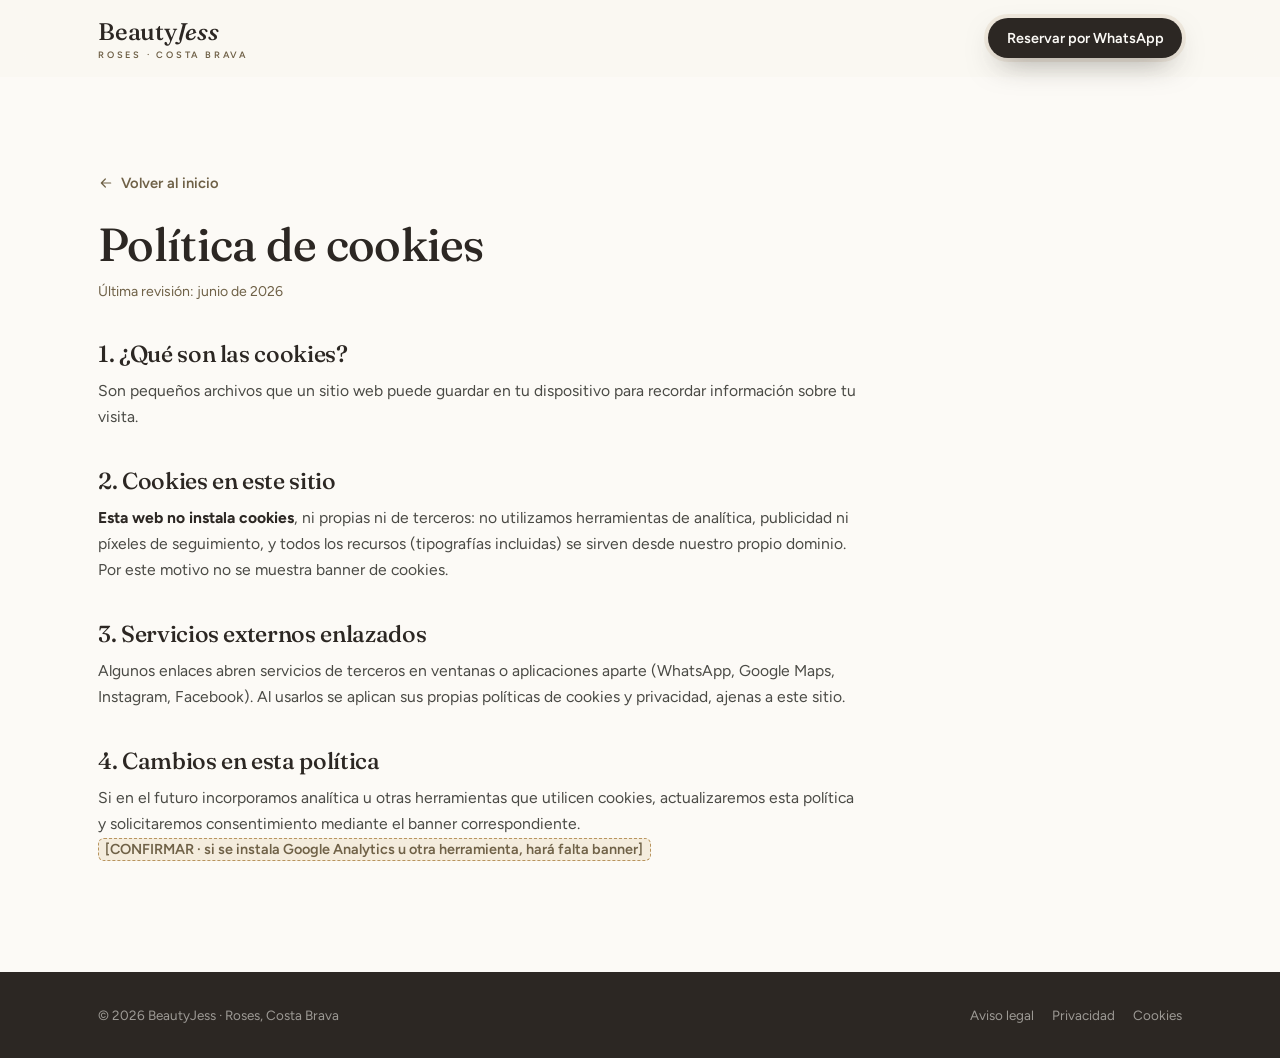
<file: cookies.html>
<!DOCTYPE html>
<html lang="es">
<head>
<meta charset="UTF-8">
<meta name="viewport" content="width=device-width, initial-scale=1.0">
<title>Política de cookies · BeautyJess</title>
<meta name="description" content="Política de cookies del sitio web de BeautyJess. Esta web no instala cookies propias ni de terceros.">
<link rel="canonical" href="https://beautyjess.es/cookies.html">
<meta name="robots" content="index, follow">
<link rel="icon" href="img/favicon.svg" type="image/svg+xml">
<link rel="icon" href="img/favicon-32.png" sizes="32x32" type="image/png">
<link rel="apple-touch-icon" href="img/apple-touch-icon.png">
<link rel="preload" href="fonts/fraunces-latin.woff2" as="font" type="font/woff2" crossorigin>
<link rel="preload" href="fonts/figtree-latin.woff2" as="font" type="font/woff2" crossorigin>
<link rel="stylesheet" href="css/styles.css">
</head>
<body>
<a class="skip" href="#main">Saltar al contenido</a>
<header class="site-header">
  <div class="container header-inner">
    <a class="brand" href="index.html" aria-label="BeautyJess, volver al inicio">
      <span class="word">Beauty<em>Jess</em></span>
      <span class="sub">Roses &middot; Costa Brava</span>
    </a>
    <a class="btn btn-coral btn-sm" href="https://wa.me/34637332622?text=Hola!%20Quiero%20reservar%20una%20cita%20en%20BeautyJess.%20Me%20interesa%3A%20" target="_blank" rel="noopener">Reservar por WhatsApp</a>
  </div>
</header>
<main id="main" class="page-main">
  <div class="container">
    <a class="back" href="index.html"><svg viewBox="0 0 24 24" fill="none" stroke="currentColor" stroke-width="1.8" stroke-linecap="round" stroke-linejoin="round" aria-hidden="true"><path d="M19 12H6M11 6l-6 6 6 6"/></svg>Volver al inicio</a>
    <article class="prose">
<h1>Política de cookies</h1>
<p class="updated">Última revisión: junio de 2026</p>
<h2>1. ¿Qué son las cookies?</h2>
<p>Son pequeños archivos que un sitio web puede guardar en tu dispositivo para recordar información sobre tu visita.</p>
<h2>2. Cookies en este sitio</h2>
<p><strong>Esta web no instala cookies</strong>, ni propias ni de terceros: no utilizamos herramientas de analítica, publicidad ni píxeles de seguimiento, y todos los recursos (tipografías incluidas) se sirven desde nuestro propio dominio. Por este motivo no se muestra banner de cookies.</p>
<h2>3. Servicios externos enlazados</h2>
<p>Algunos enlaces abren servicios de terceros en ventanas o aplicaciones aparte (WhatsApp, Google Maps, Instagram, Facebook). Al usarlos se aplican sus propias políticas de cookies y privacidad, ajenas a este sitio.</p>
<h2>4. Cambios en esta política</h2>
<p>Si en el futuro incorporamos analítica u otras herramientas que utilicen cookies, actualizaremos esta política y solicitaremos consentimiento mediante el banner correspondiente. <span class="mark">[CONFIRMAR &middot; si se instala Google Analytics u otra herramienta, hará falta banner]</span></p>
    </article>
  </div>
</main>
<footer class="site-footer site-footer--slim">
  <div class="container footer-bottom">
    <span>&copy; 2026 BeautyJess &middot; Roses, Costa Brava</span>
    <nav class="legal" aria-label="Enlaces legales">
      <a href="aviso-legal.html">Aviso legal</a>
      <a href="privacidad.html">Privacidad</a>
      <a href="cookies.html">Cookies</a>
    </nav>
  </div>
</footer>
</body>
</html>
</file>
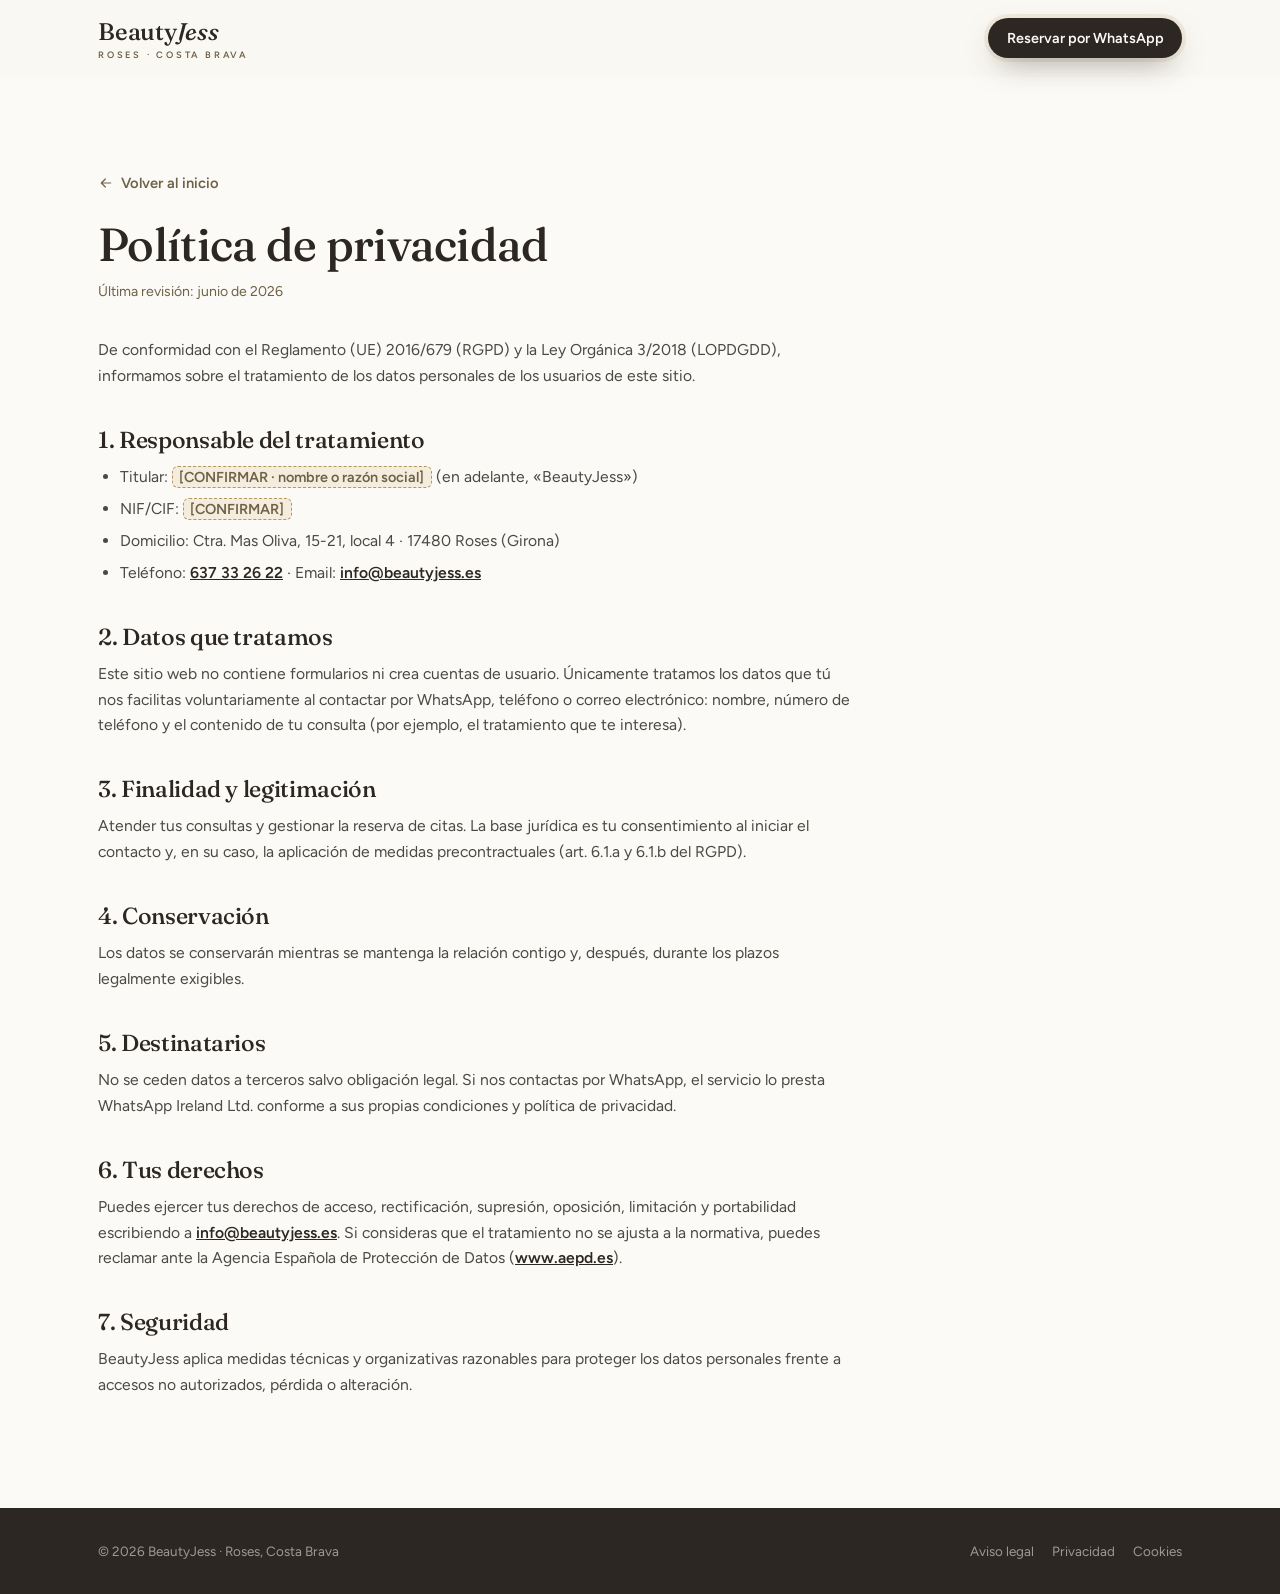
<file: privacidad.html>
<!DOCTYPE html>
<html lang="es">
<head>
<meta charset="UTF-8">
<meta name="viewport" content="width=device-width, initial-scale=1.0">
<title>Política de privacidad · BeautyJess</title>
<meta name="description" content="Política de privacidad de BeautyJess: cómo tratamos tus datos personales conforme al RGPD.">
<link rel="canonical" href="https://beautyjess.es/privacidad.html">
<meta name="robots" content="index, follow">
<link rel="icon" href="img/favicon.svg" type="image/svg+xml">
<link rel="icon" href="img/favicon-32.png" sizes="32x32" type="image/png">
<link rel="apple-touch-icon" href="img/apple-touch-icon.png">
<link rel="preload" href="fonts/fraunces-latin.woff2" as="font" type="font/woff2" crossorigin>
<link rel="preload" href="fonts/figtree-latin.woff2" as="font" type="font/woff2" crossorigin>
<link rel="stylesheet" href="css/styles.css">
</head>
<body>
<a class="skip" href="#main">Saltar al contenido</a>
<header class="site-header">
  <div class="container header-inner">
    <a class="brand" href="index.html" aria-label="BeautyJess, volver al inicio">
      <span class="word">Beauty<em>Jess</em></span>
      <span class="sub">Roses &middot; Costa Brava</span>
    </a>
    <a class="btn btn-coral btn-sm" href="https://wa.me/34637332622?text=Hola!%20Quiero%20reservar%20una%20cita%20en%20BeautyJess.%20Me%20interesa%3A%20" target="_blank" rel="noopener">Reservar por WhatsApp</a>
  </div>
</header>
<main id="main" class="page-main">
  <div class="container">
    <a class="back" href="index.html"><svg viewBox="0 0 24 24" fill="none" stroke="currentColor" stroke-width="1.8" stroke-linecap="round" stroke-linejoin="round" aria-hidden="true"><path d="M19 12H6M11 6l-6 6 6 6"/></svg>Volver al inicio</a>
    <article class="prose">
<h1>Política de privacidad</h1>
<p class="updated">Última revisión: junio de 2026</p>
<p>De conformidad con el Reglamento (UE) 2016/679 (RGPD) y la Ley Orgánica 3/2018 (LOPDGDD), informamos sobre el tratamiento de los datos personales de los usuarios de este sitio.</p>
<h2>1. Responsable del tratamiento</h2>
<ul>
<li>Titular: <span class="mark">[CONFIRMAR &middot; nombre o razón social]</span> (en adelante, &laquo;BeautyJess&raquo;)</li>
<li>NIF/CIF: <span class="mark">[CONFIRMAR]</span></li>
<li>Domicilio: Ctra. Mas Oliva, 15-21, local 4 &middot; 17480 Roses (Girona)</li>
<li>Teléfono: <a href="tel:+34637332622">637 33 26 22</a> &middot; Email: <a href="mailto:info@beautyjess.es">info@beautyjess.es</a></li>
</ul>
<h2>2. Datos que tratamos</h2>
<p>Este sitio web no contiene formularios ni crea cuentas de usuario. Únicamente tratamos los datos que tú nos facilitas voluntariamente al contactar por WhatsApp, teléfono o correo electrónico: nombre, número de teléfono y el contenido de tu consulta (por ejemplo, el tratamiento que te interesa).</p>
<h2>3. Finalidad y legitimación</h2>
<p>Atender tus consultas y gestionar la reserva de citas. La base jurídica es tu consentimiento al iniciar el contacto y, en su caso, la aplicación de medidas precontractuales (art. 6.1.a y 6.1.b del RGPD).</p>
<h2>4. Conservación</h2>
<p>Los datos se conservarán mientras se mantenga la relación contigo y, después, durante los plazos legalmente exigibles.</p>
<h2>5. Destinatarios</h2>
<p>No se ceden datos a terceros salvo obligación legal. Si nos contactas por WhatsApp, el servicio lo presta WhatsApp Ireland Ltd. conforme a sus propias condiciones y política de privacidad.</p>
<h2>6. Tus derechos</h2>
<p>Puedes ejercer tus derechos de acceso, rectificación, supresión, oposición, limitación y portabilidad escribiendo a <a href="mailto:info@beautyjess.es">info@beautyjess.es</a>. Si consideras que el tratamiento no se ajusta a la normativa, puedes reclamar ante la Agencia Española de Protección de Datos (<a href="https://www.aepd.es" target="_blank" rel="noopener">www.aepd.es</a>).</p>
<h2>7. Seguridad</h2>
<p>BeautyJess aplica medidas técnicas y organizativas razonables para proteger los datos personales frente a accesos no autorizados, pérdida o alteración.</p>
    </article>
  </div>
</main>
<footer class="site-footer site-footer--slim">
  <div class="container footer-bottom">
    <span>&copy; 2026 BeautyJess &middot; Roses, Costa Brava</span>
    <nav class="legal" aria-label="Enlaces legales">
      <a href="aviso-legal.html">Aviso legal</a>
      <a href="privacidad.html">Privacidad</a>
      <a href="cookies.html">Cookies</a>
    </nav>
  </div>
</footer>
</body>
</html>
</file>
<file: css/styles.css>
/* ============================================================
   BEAUTYJESS — styles.css
   Tipografías autoalojadas (sin peticiones a terceros: mejor
   RGPD y rendimiento). Variable fonts, subset latin.
   ============================================================ */
@font-face{
  font-family:'Fraunces';
  src:url('../fonts/fraunces-latin.woff2') format('woff2-variations');
  font-weight:100 900;font-style:normal;font-display:swap;
}
@font-face{
  font-family:'Fraunces';
  src:url('../fonts/fraunces-latin-italic.woff2') format('woff2-variations');
  font-weight:100 900;font-style:italic;font-display:swap;
}
@font-face{
  font-family:'Figtree';
  src:url('../fonts/figtree-latin.woff2') format('woff2-variations');
  font-weight:300 900;font-style:normal;font-display:swap;
}

/* ============================================================
   BEAUTYJESS · "Llum de l'Empordà"
   Tokens del brief — no modificar sin causa justificada
   ============================================================ */
:root{
  /* Paleta premium cálida: ivory · champagne · nude · oro fino · carbón */
  --porcelana:#FCFAF6;   /* blanco cálido / ivory */
  --tinta:#2C2723;       /* gris carbón cálido (texto y superficies oscuras) */
  --arena:#E8D8BF;       /* champagne */
  --bruma:#C8AD85;       /* oro fino (acentos) */
  --coral:#C49A86;       /* nude rosado sutil (acento) */
  --grafit:#2C2723;
  /* Derivados (accesibilidad y fondos suaves) */
  --bruma-700:#6F6147;   /* oro-taupe oscuro para etiquetas sobre fondo claro */
  --arena-200:#F4ECDD;
  --arena-600:#B8945E;
  --font-display:'Fraunces',Georgia,'Times New Roman',serif;
  --font-body:'Figtree',system-ui,-apple-system,'Segoe UI',Roboto,sans-serif;
  --radius:18px;
  --maxw:1180px;
  --shadow-soft:0 14px 44px rgba(44,39,35,.12);
  --trans:.25s cubic-bezier(.4,0,.2,1);
}

*,*::before,*::after{box-sizing:border-box}
html{scroll-behavior:smooth}
body{
  margin:0;
  background:var(--porcelana);
  color:var(--grafit);
  font-family:var(--font-body);
  font-size:16px;
  line-height:1.65;
  -webkit-font-smoothing:antialiased;
  text-rendering:optimizeLegibility;
}
img{max-width:100%;display:block}
a{color:inherit}
section[id]{scroll-margin-top:92px}

h1,h2,h3{
  font-family:var(--font-display);
  font-weight:500;
  color:var(--tinta);
  line-height:1.08;
  letter-spacing:-.015em;
  margin:0;
}
h1{font-size:clamp(2.7rem,6.6vw,4.7rem)}
h2{font-size:clamp(2rem,4.2vw,3rem)}
h3{font-size:1.28rem;line-height:1.25}
p{margin:0}

.container{max-width:var(--maxw);margin-inline:auto;padding-inline:clamp(20px,5vw,48px)}
.section{padding-block:clamp(76px,10vw,124px)}
.section--dark{background:var(--tinta);color:var(--porcelana)}
.section--dark h2,.section--dark h3{color:var(--porcelana)}
.section--arena{background:var(--arena-200)}

.eyebrow{
  display:inline-block;
  font:600 .78rem/1 var(--font-body);
  letter-spacing:.24em;
  text-transform:uppercase;
  color:var(--bruma-700);
  margin-bottom:18px;
}
.section--dark .eyebrow{color:var(--bruma)}

.section-head{max-width:700px;margin-bottom:clamp(36px,5vw,58px)}
.section-head .lead{margin-top:18px;font-size:1.08rem;color:#4a4a45;max-width:600px}
.section--dark .section-head .lead{color:rgba(250,247,242,.78)}

/* ---------- Botones ---------- */
.btn{
  display:inline-flex;align-items:center;gap:.55em;
  font:600 .98rem var(--font-body);
  padding:.95em 1.55em;border-radius:999px;
  text-decoration:none;cursor:pointer;border:1.5px solid transparent;
  transition:transform var(--trans),box-shadow var(--trans),background var(--trans),border-color var(--trans);
}
.btn-coral{
  background:var(--tinta);color:var(--porcelana);
  box-shadow:0 12px 30px -10px rgba(44,39,35,.5),0 0 0 4px rgba(200,173,133,.18);
}
.btn-coral:hover{transform:translateY(-2px);box-shadow:0 18px 38px -12px rgba(44,39,35,.55),0 0 0 5px rgba(200,173,133,.3)}
.btn-ghost{border-color:rgba(44,39,35,.28);color:var(--tinta);background:transparent}
.btn-ghost:hover{border-color:var(--tinta);transform:translateY(-2px)}
.btn-light{border-color:rgba(250,247,242,.45);color:var(--porcelana);background:transparent}
.btn-light:hover{border-color:var(--porcelana);background:rgba(250,247,242,.07);transform:translateY(-2px)}
.btn-lg{padding:1.1em 1.9em;font-size:1.04rem}
.btn-sm{padding:.7em 1.2em;font-size:.9rem}
.btn svg{width:18px;height:18px;flex:none}

:focus-visible{outline:3px solid var(--coral);outline-offset:3px;border-radius:6px}

.skip{
  position:absolute;left:-9999px;top:0;z-index:100;
  background:var(--tinta);color:var(--porcelana);
  padding:12px 20px;border-radius:0 0 12px 0;font-weight:600;text-decoration:none;
}
.skip:focus{left:0}

.sr-only{
  position:absolute;width:1px;height:1px;padding:0;margin:-1px;
  overflow:hidden;clip:rect(0 0 0 0);white-space:nowrap;border:0;
}

/* ---------- Header ---------- */
.site-header{
  position:sticky;top:0;z-index:60;
  background:rgba(250,247,242,.88);
  -webkit-backdrop-filter:blur(12px);backdrop-filter:blur(12px);
  border-bottom:1px solid transparent;
  transition:border-color .3s ease;
}
.site-header.scrolled{border-bottom-color:rgba(44,39,35,.09)}
.header-inner{
  display:flex;align-items:center;justify-content:space-between;
  gap:24px;min-height:76px;
}
.brand{text-decoration:none;line-height:1.05}
.brand .word{
  font:500 1.5rem var(--font-display);color:var(--tinta);letter-spacing:-.01em;
}
.brand .word em{font-style:italic}
.brand .sub{
  display:block;font:600 .58rem var(--font-body);
  letter-spacing:.3em;text-transform:uppercase;color:var(--bruma-700);margin-top:3px;
}
.nav{display:flex;align-items:center;gap:clamp(16px,2.2vw,30px)}
.nav a:not(.btn){
  font:500 .93rem var(--font-body);color:var(--grafit);
  text-decoration:none;position:relative;padding:4px 0;
}
.nav a:not(.btn)::after{
  content:"";position:absolute;left:0;bottom:0;height:2px;width:100%;
  background:var(--tinta);transform:scaleX(0);transform-origin:left;
  transition:transform var(--trans);
}
.nav a:not(.btn):hover::after{transform:scaleX(1)}
.nav-toggle{
  display:none;background:none;border:0;cursor:pointer;padding:10px;
  flex-direction:column;gap:5px;
}
.nav-toggle span{display:block;width:24px;height:2px;background:var(--tinta);transition:transform .3s,opacity .3s}

/* ---------- Hero + firma "luz cáustica" ---------- */
.hero{
  position:relative;overflow:hidden;
  display:flex;align-items:center;
  min-height:min(91svh,860px);
  padding-block:clamp(70px,9vw,110px);
}
.caustics{position:absolute;inset:0;pointer-events:none;z-index:0}
.blob{position:absolute;border-radius:50%;filter:blur(70px)}
.blob-1{
  width:58vw;max-width:780px;aspect-ratio:1;
  top:-20%;right:-14%;
  background:radial-gradient(circle at 32% 32%,rgba(159,184,188,.6),transparent 66%);
  animation:drift1 28s ease-in-out infinite alternate;
}
.blob-2{
  width:48vw;max-width:640px;aspect-ratio:1;
  bottom:-26%;left:-12%;
  background:radial-gradient(circle at 60% 40%,rgba(217,199,174,.55),transparent 64%);
  animation:drift2 34s ease-in-out infinite alternate;
}
.blob-3{
  width:30vw;max-width:380px;aspect-ratio:1;
  top:34%;right:14%;
  background:radial-gradient(circle,rgba(159,184,188,.4),transparent 62%);
  animation:drift3 24s ease-in-out infinite alternate;
}
@keyframes drift1{from{transform:translate3d(0,0,0) scale(1)}to{transform:translate3d(-5%,6%,0) scale(1.09)}}
@keyframes drift2{from{transform:translate3d(0,0,0) scale(1.06)}to{transform:translate3d(6%,-5%,0) scale(1)}}
@keyframes drift3{from{transform:translate3d(0,0,0)}to{transform:translate3d(-8%,8%,0)}}

.ripples{position:absolute;top:6%;right:-6%;width:min(54vw,560px);opacity:.5}
.ripples ellipse{fill:none;stroke:var(--bruma);stroke-width:1.1;transform-origin:300px 300px}
.ripples .r1{animation:spin 70s linear infinite;opacity:.55}
.ripples .r2{animation:spin 95s linear infinite reverse;opacity:.4}
.ripples .r3{animation:spin 120s linear infinite;opacity:.3}
@keyframes spin{to{transform:rotate(360deg)}}

.hero-inner{
  position:relative;z-index:1;
  display:grid;grid-template-columns:minmax(0,1.05fr) minmax(0,.95fr);
  align-items:center;gap:clamp(32px,5vw,72px);
}
.hero-copy{max-width:620px}
.hero-media{
  position:relative;justify-self:end;
  width:min(100%,440px);aspect-ratio:4/5;
}
.hero-media img{
  width:100%;height:100%;object-fit:cover;display:block;
  border-radius:22px;
  box-shadow:0 30px 60px -28px rgba(44,39,35,.55),0 8px 24px -12px rgba(44,39,35,.35);
  transform:rotate(2deg);
  transition:transform .6s cubic-bezier(.2,.7,.3,1);
}
.hero-media:hover img{transform:rotate(0deg)}
.hero-badge{
  position:absolute;left:-18px;bottom:24px;z-index:2;
  display:inline-flex;align-items:center;gap:.5em;
  padding:.7em 1.1em;border-radius:999px;
  background:var(--porcelana);color:var(--tinta);
  font:600 .9rem var(--font-body);
  box-shadow:0 14px 30px -14px rgba(44,39,35,.5);
}
.hero-badge svg{width:18px;height:18px;color:var(--coral);flex:none}
.hero .sub{
  margin-top:24px;font-size:clamp(1.05rem,1.6vw,1.22rem);
  color:#454a49;max-width:580px;
}
.hero-ctas{display:flex;flex-wrap:wrap;gap:14px;margin-top:36px}
.hero-meta{
  margin-top:30px;display:flex;flex-wrap:wrap;gap:10px 26px;
  font:500 .92rem var(--font-body);color:var(--bruma-700);
}
.hero-meta a{color:inherit;text-decoration:none}
.hero-meta a:hover{text-decoration:underline;text-underline-offset:3px}
.hero-meta span{display:inline-flex;align-items:center;gap:.5em}
.hero-meta svg{width:16px;height:16px;flex:none}

.hero .eyebrow,.hero h1,.hero .sub,.hero-ctas,.hero-meta{
  animation:heroIn .8s cubic-bezier(.2,.7,.3,1) both;
}
.hero h1{animation-delay:.08s}
.hero .sub{animation-delay:.16s}
.hero-ctas{animation-delay:.24s}
.hero-meta{animation-delay:.32s}
.hero-media{animation:heroIn .9s cubic-bezier(.2,.7,.3,1) .2s both}
@keyframes heroIn{from{opacity:0;transform:translateY(16px)}to{opacity:1;transform:none}}

/* Hero móvil: foto a pantalla completa con degradado y texto blanco */
@media (max-width:980px){
  .hero{min-height:100svh;padding-block:0;align-items:stretch}
  .hero-inner{
    display:block;max-width:none;
    padding-block:clamp(110px,22vh,180px) clamp(48px,9vh,90px);
  }
  .hero-media{
    position:absolute;inset:0;z-index:0;
    width:100%;height:100%;aspect-ratio:auto;
    justify-self:auto;margin:0;animation:none;
  }
  .hero-media img{
    width:100%;height:100%;border-radius:0;
    transform:none;box-shadow:none;
  }
  .hero-media::after{
    content:"";position:absolute;inset:0;
    background:linear-gradient(to top,rgba(12,28,34,.86) 6%,rgba(12,28,34,.55) 48%,rgba(12,28,34,.35) 100%);
  }
  .hero-badge{
    left:auto;right:clamp(16px,5vw,40px);top:clamp(96px,16vh,150px);bottom:auto;
  }
  .hero .caustics{display:none}
  .hero-copy{position:relative;z-index:1;max-width:none;color:var(--porcelana)}
  .hero-copy h1,.hero-copy .sub,.hero-copy .eyebrow{color:var(--porcelana)}
  .hero-copy .sub{color:rgba(250,247,242,.9)}
  .hero-copy .hero-meta{color:rgba(250,247,242,.82)}
  .hero-copy .btn-ghost{border-color:rgba(250,247,242,.5);color:var(--porcelana)}
  .hero-copy .btn-ghost:hover{border-color:var(--porcelana);background:rgba(250,247,242,.08)}
}

/* ---------- Barra de confianza ---------- */
.trust{border-block:1px solid rgba(44,39,35,.1);background:var(--porcelana)}
.trust-inner{
  display:grid;gap:14px 28px;
  grid-template-columns:repeat(auto-fit,minmax(200px,1fr));
  padding-block:22px;
}
.trust-item{
  display:flex;align-items:center;gap:.65em;
  font:600 .92rem var(--font-body);color:var(--tinta);
}
.trust-item svg{width:18px;height:18px;color:var(--bruma-700);flex:none}

/* ---------- Tratamientos ---------- */
.tabs{display:flex;flex-wrap:wrap;gap:10px;margin:0 0 36px}
.tab{
  font:600 .9rem var(--font-body);
  padding:.62em 1.2em;border-radius:999px;
  border:1.5px solid rgba(44,39,35,.2);
  background:transparent;color:var(--tinta);cursor:pointer;
  transition:background var(--trans),color var(--trans),border-color var(--trans);
}
.tab:hover{border-color:var(--tinta)}
.tab[aria-pressed="true"]{background:var(--tinta);color:var(--porcelana);border-color:var(--tinta)}

.cards{display:grid;gap:22px;grid-template-columns:repeat(auto-fill,minmax(258px,1fr))}
.card{
  position:relative;background:#fff;
  border:1px solid rgba(44,39,35,.08);border-radius:var(--radius);
  padding:28px 24px 22px;
  display:flex;flex-direction:column;gap:12px;
  transition:transform var(--trans),box-shadow var(--trans);
}
.card::before{
  content:"";position:absolute;top:0;left:26px;width:34px;height:3px;
  background:var(--bruma);border-radius:0 0 4px 4px;
}
.card:hover{transform:translateY(-4px);box-shadow:var(--shadow-soft)}
.card .icon{width:42px;height:42px;color:var(--bruma-700)}
.card .icon svg{width:100%;height:100%}
.card p{font-size:.95rem;color:#4a4a45;flex:1}
.card .meta{
  display:flex;align-items:center;justify-content:space-between;gap:10px;
  font:600 .8rem var(--font-body);color:var(--bruma-700);
  letter-spacing:.04em;
}
.card .book{
  display:inline-flex;align-items:center;gap:.45em;
  font:600 .93rem var(--font-body);color:var(--tinta);
  text-decoration:none;align-self:flex-start;
  border-bottom:2px solid transparent;padding-bottom:2px;
  transition:border-color var(--trans);
}
.card .book:hover{border-color:var(--coral)}
.card .book svg{width:16px;height:16px;transition:transform var(--trans)}
.card .book:hover svg{transform:translateX(3px)}
.card[hidden]{display:none}

/* ---------- Tecnología (sección oscura) ---------- */
.tech-grid{
  display:grid;gap:24px;margin-top:48px;
  grid-template-columns:repeat(auto-fit,minmax(240px,1fr));
}
.tech{
  padding:28px 26px;border-radius:var(--radius);
  border:1px solid rgba(250,247,242,.14);
  background:rgba(250,247,242,.045);
  display:flex;flex-direction:column;gap:12px;
}
.tech .kw{
  font:600 .7rem var(--font-body);letter-spacing:.2em;
  text-transform:uppercase;color:var(--bruma);
}
.tech p{font-size:.95rem;color:rgba(250,247,242,.78)}
.tech-cta{margin-top:46px;display:flex;flex-wrap:wrap;gap:16px;align-items:center}
.tech-cta .hint{font-size:.92rem;color:rgba(250,247,242,.6)}

/* ---------- Parafarmacia ---------- */
.para-grid{
  display:grid;gap:clamp(32px,5vw,64px);align-items:center;
  grid-template-columns:1.05fr .95fr;
}
.para-panel{
  background:#fff;border:1px solid rgba(44,39,35,.08);
  border-radius:var(--radius);padding:clamp(26px,3.5vw,40px);
  box-shadow:0 10px 36px rgba(44,39,35,.06);
}
.para-panel h3{margin-bottom:18px}
.chips{display:flex;flex-wrap:wrap;gap:10px}
.chip{
  padding:.55em 1.05em;border-radius:999px;
  background:var(--porcelana);border:1px solid rgba(44,39,35,.13);
  font:600 .88rem var(--font-body);color:var(--tinta);
}
.para-note{
  margin-top:22px;padding-top:20px;border-top:1px dashed rgba(44,39,35,.16);
  font-size:.92rem;color:var(--bruma-700);
  display:flex;align-items:flex-start;gap:.6em;
}
.para-note svg{width:17px;height:17px;flex:none;margin-top:2px}

/* ---------- El centro ---------- */
.centro-grid{
  display:grid;gap:clamp(32px,5vw,64px);align-items:center;
  grid-template-columns:1.05fr .95fr;
}
.centro-text p{margin-top:16px;color:#4a4a45}
.centro-text p:first-of-type{margin-top:20px;font-size:1.06rem}
.firma{
  margin-top:26px;font:italic 500 1.35rem var(--font-display);color:var(--tinta);
}
.ph{
  position:relative;overflow:hidden;border-radius:var(--radius);
  aspect-ratio:4/5;
  background:linear-gradient(160deg,#Eadcc6,#E0CBA9 58%,#cdb288);
  display:grid;place-items:center;
}
.ph .ph-label{
  position:relative;z-index:1;
  font:600 .72rem var(--font-body);letter-spacing:.22em;text-transform:uppercase;
  color:rgba(250,247,242,.55);text-align:center;padding:0 20px;
}
.ph svg.ph-ripple{position:absolute;inset:auto -20% -22% auto;width:80%;opacity:.4}
.ph svg.ph-ripple ellipse{fill:none;stroke:var(--bruma);stroke-width:1}

/* ---------- Resultados ---------- */
.tiles{display:grid;gap:18px;grid-template-columns:repeat(auto-fit,minmax(220px,1fr))}
.tile{
  position:relative;overflow:hidden;border-radius:var(--radius);
  aspect-ratio:4/3;display:flex;align-items:flex-end;padding:20px;
  color:var(--porcelana);
}
.tile::after{
  content:"";position:absolute;inset:0;
  background:linear-gradient(to top,rgba(38,32,28,.62),transparent 55%);
}
.tile-1{background:linear-gradient(160deg,#D8BE97,#B8945E)}
.tile-2{background:linear-gradient(160deg,#E3D0B6,#C49A86)}
.tile-3{background:linear-gradient(160deg,#C9B493,#A38A60)}
.tile .tile-label{
  position:relative;z-index:1;
  font:600 .85rem var(--font-body);letter-spacing:.06em;
}
.tile .pend{
  position:absolute;top:14px;right:14px;z-index:1;
  font:600 .62rem var(--font-body);letter-spacing:.16em;text-transform:uppercase;
  color:rgba(250,247,242,.85);background:rgba(38,32,28,.4);
  padding:.5em .9em;border-radius:999px;
  border:1px solid rgba(250,247,242,.25);
}
.disclaimer{
  margin-top:24px;font-size:.88rem;color:var(--bruma-700);max-width:640px;
}

/* ---------- Opiniones ---------- */
.reviews{display:grid;gap:20px;grid-template-columns:repeat(auto-fit,minmax(265px,1fr))}
.review{
  background:#fff;border:1px solid rgba(44,39,35,.08);border-radius:var(--radius);
  padding:28px 26px;display:flex;flex-direction:column;gap:14px;
}
.stars{display:flex;gap:3px;color:var(--arena-600)}
.stars svg{width:17px;height:17px}
.review blockquote{margin:0;font-size:.97rem;color:#4a4a45;flex:1}
.review .placeholder{color:var(--bruma-700);font-style:italic}
.review cite{font:600 .86rem var(--font-body);color:var(--tinta);font-style:normal}
.review cite span{color:var(--bruma-700);font-weight:500}
.reviews-cta{margin-top:38px}

/* ---------- FAQ ---------- */
.faq{max-width:780px}
.faq details{border-bottom:1px solid rgba(44,39,35,.13)}
.faq summary{
  cursor:pointer;list-style:none;
  display:flex;justify-content:space-between;align-items:center;gap:18px;
  padding:20px 0;
  font:600 1.04rem var(--font-body);color:var(--tinta);
}
.faq summary::-webkit-details-marker{display:none}
.faq .plus{
  flex:none;width:30px;height:30px;border-radius:50%;
  border:1.5px solid rgba(44,39,35,.22);
  display:grid;place-items:center;
  font:400 1.25rem/1 var(--font-body);color:var(--bruma-700);
  transition:transform .3s ease,background var(--trans);
}
.faq details[open] .plus{transform:rotate(45deg);background:var(--arena-200)}
.faq details p{padding:0 44px 22px 0;color:#4a4a45;max-width:660px;font-size:.97rem}

/* ---------- Contacto ---------- */
.contact-grid{display:grid;gap:26px;grid-template-columns:1fr 1.05fr;align-items:stretch}
.loc{
  position:relative;overflow:hidden;
  background:var(--tinta);color:var(--porcelana);
  border-radius:var(--radius);padding:clamp(28px,4vw,42px);
  display:flex;flex-direction:column;gap:18px;
}
.loc .eyebrow{color:var(--bruma);margin-bottom:4px}
.loc .addr{font:500 clamp(1.3rem,2vw,1.6rem) var(--font-display);line-height:1.3}
.loc .addr small{display:block;font:500 .95rem var(--font-body);color:rgba(250,247,242,.7);margin-top:8px}
.loc .btn{align-self:flex-start;margin-top:auto}
.loc svg.loc-ripple{position:absolute;right:-18%;bottom:-24%;width:70%;opacity:.35;pointer-events:none}
.loc svg.loc-ripple ellipse{fill:none;stroke:var(--bruma);stroke-width:1}
.info{
  background:#fff;border:1px solid rgba(44,39,35,.08);border-radius:var(--radius);
  padding:clamp(28px,4vw,42px);
  display:flex;flex-direction:column;gap:22px;
}
.hours{width:100%;border-collapse:collapse;font-size:.96rem}
.hours td{padding:.62em 0;border-bottom:1px solid rgba(44,39,35,.09);vertical-align:top}
.hours tr:last-child td{border-bottom:0}
.hours td:first-child{font-weight:600;color:var(--bruma-700);width:46%}
.contact-links{display:flex;flex-direction:column;gap:8px;font-size:.98rem}
.contact-links a{color:var(--tinta);text-decoration:none;font-weight:600}
.contact-links a:hover{text-decoration:underline;text-underline-offset:3px}
.contact-ctas{display:flex;flex-wrap:wrap;gap:12px;margin-top:auto}

/* ---------- Footer ---------- */
.site-footer{background:var(--tinta);color:rgba(250,247,242,.78);padding:68px 0 34px}
.footer-grid{
  display:grid;gap:40px;
  grid-template-columns:1.3fr 1fr 1fr;
  padding-bottom:46px;border-bottom:1px solid rgba(250,247,242,.14);
}
.f-brand .word{font:500 1.6rem var(--font-display);color:var(--porcelana)}
.f-brand .word em{font-style:italic}
.f-brand p{margin-top:14px;font-size:.95rem;max-width:300px}
.f-brand .claim{font:italic 500 1.02rem var(--font-display);color:var(--bruma);margin-top:18px}
.f-col h3{
  font:600 .74rem var(--font-body);letter-spacing:.22em;text-transform:uppercase;
  color:var(--bruma);margin:0 0 16px;
}
.f-col p,.f-col li{font-size:.94rem}
.f-col ul{list-style:none;margin:0;padding:0;display:flex;flex-direction:column;gap:8px}
.f-col a{color:rgba(250,247,242,.85);text-decoration:none}
.f-col a:hover{color:var(--porcelana);text-decoration:underline;text-underline-offset:3px}
.social{display:flex;gap:12px;margin-top:18px}
.social a{
  width:40px;height:40px;border-radius:50%;
  border:1px solid rgba(250,247,242,.3);
  display:grid;place-items:center;color:rgba(250,247,242,.85);
  transition:border-color var(--trans),background var(--trans);
}
.social a:hover{border-color:var(--porcelana);background:rgba(250,247,242,.08)}
.social svg{width:18px;height:18px}
.footer-bottom{
  display:flex;flex-wrap:wrap;gap:14px 28px;justify-content:space-between;
  padding-top:26px;font-size:.84rem;color:rgba(250,247,242,.55);
}
.legal{display:flex;flex-wrap:wrap;gap:18px}
.legal a{color:inherit;text-decoration:none}
.legal a:hover{color:var(--porcelana)}

/* ---------- Botón flotante WhatsApp ---------- */
.fab{
  position:fixed;right:18px;bottom:18px;z-index:70;
  width:58px;height:58px;border-radius:50%;
  background:var(--tinta);color:var(--porcelana);
  display:grid;place-items:center;
  box-shadow:0 14px 34px -10px rgba(44,39,35,.5),0 0 0 4px rgba(200,173,133,.22);
  transition:transform var(--trans);
}
.fab:hover{transform:scale(1.07)}
.fab svg{width:26px;height:26px}

/* ---------- Reveals on scroll ---------- */
.js .reveal{opacity:0;transform:translateY(14px);transition:opacity .65s ease,transform .65s ease}
.js .reveal.is-in{opacity:1;transform:none}

/* ---------- Responsive ---------- */
@media (max-width:980px){
  .para-grid,.centro-grid{grid-template-columns:1fr}
  .ph{aspect-ratio:16/10;max-height:420px}
  .footer-grid{grid-template-columns:1fr 1fr}
}
@media (max-width:879px){
  .nav{
    position:absolute;left:0;right:0;top:100%;
    display:none;flex-direction:column;align-items:flex-start;
    gap:4px;padding:14px 24px 24px;
    background:var(--porcelana);
    border-bottom:1px solid rgba(44,39,35,.1);
    box-shadow:0 24px 40px rgba(44,39,35,.1);
  }
  .nav a:not(.btn){padding:11px 0;font-size:1.02rem;width:100%}
  .nav .btn{margin-top:12px}
  .site-header.open .nav{display:flex}
  .nav-toggle{display:flex}
  .site-header.open .nav-toggle span:nth-child(1){transform:translateY(7px) rotate(45deg)}
  .site-header.open .nav-toggle span:nth-child(2){opacity:0}
  .site-header.open .nav-toggle span:nth-child(3){transform:translateY(-7px) rotate(-45deg)}
  .brand .sub{display:none}
}
@media (max-width:760px){
  .contact-grid{grid-template-columns:1fr}
  .footer-grid{grid-template-columns:1fr;gap:34px}
  .faq details p{padding-right:0}
}

/* ---------- Movimiento reducido ---------- */
@media (prefers-reduced-motion:reduce){
  html{scroll-behavior:auto}
  *,*::before,*::after{animation:none!important;transition:none!important}
  .js .reveal{opacity:1;transform:none}
}

/* ---------- Añadidos del repaso ---------- */
.section--tight{padding-top:0}
.para-lead{margin-top:18px;max-width:520px;color:#4a4a45}

/* Páginas interiores (legales / 404) */
.page-main{padding-block:clamp(56px,8vw,96px)}
.prose{max-width:760px}
.prose h1{font-size:clamp(2rem,4.5vw,2.9rem);margin-bottom:10px}
.prose .updated{font-size:.88rem;color:var(--bruma-700);margin-bottom:34px}
.prose h2{font-size:1.45rem;margin:38px 0 12px}
.prose p,.prose li{color:#4a4a45;font-size:.98rem}
.prose p{margin:0 0 14px}
.prose ul{padding-left:22px;margin:12px 0 18px}
.prose li{margin:6px 0}
.prose a{color:var(--tinta);font-weight:600}
.prose .mark{background:var(--arena-200);border:1px dashed var(--arena-600);border-radius:6px;padding:.08em .45em;font-weight:600;color:var(--bruma-700);font-size:.92em;white-space:nowrap}
.back{display:inline-flex;align-items:center;gap:.5em;margin-bottom:28px;font:600 .92rem var(--font-body);color:var(--bruma-700);text-decoration:none}
.back:hover{color:var(--tinta)}
.back svg{width:16px;height:16px}

/* Página 404 */
.err{text-align:center;padding-block:clamp(80px,16vh,160px)}
.err h1{font-size:clamp(3rem,9vw,5.2rem)}
.err p{margin:18px auto 32px;max-width:430px;color:#4a4a45}

/* Footer compacto (páginas interiores) */
.site-footer--slim{padding:32px 0}
.site-footer--slim .footer-bottom{padding-top:0}
.prose strong{color:var(--tinta)}

/* ---------- Añadidos rediseño premium ---------- */
/* CTA final centrado */
.cta-final{text-align:center}
.cta-final .section-head{margin-inline:auto;margin-bottom:30px}
.cta-final .section-head .lead{margin-inline:auto}
.cta-final .btn{margin-top:6px}

/* Centro de estética: tarjeta humana (foto + texto) */
.centro-grid .centro-text .lead-points{
  list-style:none;margin:24px 0 0;padding:0;display:grid;gap:12px;
}
.centro-grid .centro-text .lead-points li{
  position:relative;padding-left:26px;color:#4a4a45;font-size:.97rem;
}
.centro-grid .centro-text .lead-points li::before{
  content:"";position:absolute;left:0;top:.55em;width:11px;height:11px;border-radius:50%;
  background:var(--bruma);box-shadow:0 0 0 4px rgba(200,173,133,.22);
}

/* Etiqueta de simulación sobre los tiles */
.tile .sim{
  position:absolute;top:14px;right:14px;z-index:2;
  font:600 .6rem var(--font-body);letter-spacing:.16em;text-transform:uppercase;
  color:var(--tinta);background:rgba(252,250,246,.9);
  padding:.5em .9em;border-radius:999px;border:1px solid rgba(200,173,133,.5);
}

/* Bloque "experiencias / próximamente" (sin reseñas falsas) */
.exp-soon{
  background:#fff;border:1px solid rgba(44,39,35,.08);border-radius:var(--radius);
  padding:clamp(32px,5vw,56px);text-align:center;max-width:760px;margin-inline:auto;
  box-shadow:0 12px 40px rgba(44,39,35,.05);
}
.exp-soon .soon-ic{
  width:54px;height:54px;border-radius:50%;display:grid;place-items:center;margin:0 auto 18px;
  background:var(--arena-200);color:var(--bruma-700);
}
.exp-soon .soon-ic svg{width:24px;height:24px}
.exp-soon p{color:#4a4a45;max-width:54ch;margin:0 auto 12px}
.exp-soon .soon-ctas{display:flex;flex-wrap:wrap;gap:12px;justify-content:center;margin-top:24px}
</file>
<file: css/hero.css>
/* ============================================================
   BeautyJess — Hero editorial premium
   ------------------------------------------------------------
   · Paleta ivory / champagne / nude / oro fino / carbón (sin teal).
   · Composición editorial: copy + imagen en marco con profundidad
     y paneles glass flotantes. Luz perlada y halos suaves.
   · Animaciones finas (transform/opacity): entrada, parallax sutil,
     deriva de halos y light-sweep en el CTA principal.
   · Namespacing .bjhero* para no colisionar con styles.css.
   · Degradación: prefers-reduced-motion → escena calmada y estática.
   ============================================================ */

.bjhero{
  --ivory:#FCFAF6;
  --cream:#F6EEE2;
  --champagne:#EBDDC6;
  --nude:#EAD7CE;
  --gold:#C8AD85;
  --gold-deep:#A9824A;
  --charcoal:#2C2723;
  --charcoal-soft:#6A6056;

  --px:0; --py:0;     /* parallax de puntero (lo escribe JS) */
  --sy:0;             /* parallax de scroll */

  position:relative;
  min-height:100svh;
  display:flex; align-items:center;
  overflow:hidden;
  background:
    radial-gradient(120% 90% at 16% 8%, #fff 0%, transparent 46%),
    radial-gradient(120% 100% at 100% 0%, var(--nude) 0%, transparent 42%),
    linear-gradient(162deg, var(--ivory) 0%, var(--cream) 58%, var(--champagne) 130%);
  color:var(--charcoal);
  font-family:var(--font-body, "Figtree", system-ui, sans-serif);
  padding-block:clamp(104px,14vh,150px) clamp(72px,12vh,120px);
}

/* textura muy sutil (grano) sobre el fondo */
.bjhero::before{
  content:""; position:absolute; inset:0; z-index:0; pointer-events:none;
  opacity:.5; mix-blend-mode:soft-light;
  background-image:url("data:image/svg+xml,%3Csvg xmlns='http://www.w3.org/2000/svg' width='160' height='160'%3E%3Cfilter id='n'%3E%3CfeTurbulence type='fractalNoise' baseFrequency='.9' numOctaves='2'/%3E%3C/filter%3E%3Crect width='100%25' height='100%25' filter='url(%23n)' opacity='.35'/%3E%3C/svg%3E");
}

/* halos perlados que derivan lentamente */
.bjhero__halo{position:absolute; border-radius:50%; filter:blur(60px); pointer-events:none; z-index:0}
.bjhero__halo--1{
  width:46vmax; height:46vmax; top:-18vmax; right:-10vmax;
  background:radial-gradient(circle at 40% 40%, rgba(232,216,191,.7), transparent 64%);
  translate:calc(var(--px)*-14px) calc(var(--py)*-14px + var(--sy)*40px);
  animation:bjDrift 22s ease-in-out infinite alternate;
}
.bjhero__halo--2{
  width:38vmax; height:38vmax; bottom:-16vmax; left:-12vmax;
  background:radial-gradient(circle at 60% 40%, rgba(234,215,206,.6), transparent 62%);
  translate:calc(var(--px)*12px) calc(var(--py)*12px);
  animation:bjDrift 28s ease-in-out infinite alternate-reverse;
}
@keyframes bjDrift{from{transform:translate3d(0,0,0) scale(1)}to{transform:translate3d(3%,4%,0) scale(1.08)}}

/* ---------- Layout ---------- */
.bjhero__inner{
  position:relative; z-index:2; width:100%;
  display:grid; grid-template-columns:minmax(0,1.04fr) minmax(0,.96fr);
  gap:clamp(32px,5vw,76px); align-items:center;
}

/* ---------- Copy ---------- */
.bjhero__copy{max-width:600px}
.bjhero__eyebrow{
  display:inline-flex; align-items:center; gap:.7em;
  font:600 .74rem/1 var(--font-body, sans-serif);
  letter-spacing:.24em; text-transform:uppercase; color:var(--gold-deep);
  margin-bottom:22px;
}
.bjhero__eyebrow::before{content:""; width:30px; height:1px; background:currentColor; opacity:.55}
.bjhero__title{
  font:500 clamp(2.5rem,6vw,4.4rem)/1.03 var(--font-display, "Fraunces", serif);
  letter-spacing:-.02em; margin:0; color:var(--charcoal);
}
.bjhero__title .grad{
  font-style:italic;
  background:linear-gradient(100deg, var(--gold-deep), #8a6a3c 50%, var(--gold-deep));
  -webkit-background-clip:text; background-clip:text;
  -webkit-text-fill-color:transparent; color:transparent;
}
.bjhero__sub{
  margin:22px 0 0; max-width:48ch;
  font-size:clamp(1.05rem,1.5vw,1.2rem); color:var(--charcoal-soft); line-height:1.62;
}

/* ---------- CTAs ---------- */
.bjhero__cta{display:flex; flex-wrap:wrap; gap:14px; margin-top:34px}
.bjbtn{
  position:relative; overflow:hidden;
  display:inline-flex; align-items:center; justify-content:center; gap:.55em;
  padding:1.05em 2.05em; border-radius:999px; border:1.5px solid transparent;
  font:600 1.02rem var(--font-body, sans-serif); letter-spacing:.01em;
  text-decoration:none; cursor:pointer;
  transition:transform .35s cubic-bezier(.2,.7,.3,1), box-shadow .35s, background .25s, color .25s, border-color .25s;
}
.bjbtn svg{width:1.15em; height:1.15em; flex:none}
.bjbtn:hover{transform:translateY(-2px)}
.bjbtn:active{transform:translateY(0) scale(.985)}

/* principal: carbón + anillo dorado + light sweep muy fino */
.bjbtn--primary{
  background:var(--charcoal); color:var(--ivory);
  border-color:rgba(255,255,255,.14);
  box-shadow:0 16px 34px -14px rgba(44,39,35,.55), 0 0 0 4px rgba(200,173,133,.2);
}
.bjbtn--primary:hover{
  box-shadow:0 22px 46px -16px rgba(44,39,35,.62), 0 0 0 5px rgba(200,173,133,.32);
}
.bjbtn--primary::after{           /* microbrillo que barre lentamente */
  content:""; position:absolute; top:0; left:-60%; width:45%; height:100%;
  background:linear-gradient(100deg, transparent, rgba(255,247,232,.45), transparent);
  transform:skewX(-18deg);
  animation:bjSweep 5.5s ease-in-out infinite;
}
@keyframes bjSweep{0%{left:-60%}28%{left:130%}100%{left:130%}}

/* secundario: vidrio sobre el fondo claro */
.bjbtn--glass{
  background:rgba(255,255,255,.5); color:var(--charcoal);
  border-color:rgba(169,130,74,.4);
  -webkit-backdrop-filter:blur(10px) saturate(1.2); backdrop-filter:blur(10px) saturate(1.2);
}
.bjbtn--glass:hover{background:rgba(255,255,255,.78); border-color:var(--gold-deep)}

/* ---------- Fila de confianza ---------- */
.bjhero__trust{
  display:flex; flex-wrap:wrap; gap:10px 22px; margin-top:32px;
  font:600 .86rem var(--font-body, sans-serif); color:var(--charcoal-soft);
}
.bjhero__trust li{display:inline-flex; align-items:center; gap:.5em; list-style:none}
.bjhero__trust svg{width:17px; height:17px; color:var(--gold-deep); flex:none}

/* ---------- Visual editorial ---------- */
.bjhero__visual{
  position:relative; justify-self:end;
  width:min(100%,440px); aspect-ratio:4/5;
  translate:0 calc(var(--sy)*-26px);
}
.bjframe{
  position:relative; width:100%; height:100%; border-radius:200px 200px 26px 26px;
  overflow:hidden;
  box-shadow:0 40px 80px -30px rgba(44,39,35,.5), 0 10px 30px -14px rgba(44,39,35,.3);
  transform:rotate(1.4deg);
}
.bjframe img{width:100%; height:100%; object-fit:cover; display:block}
.bjframe::after{    /* reflejo perlado interior */
  content:""; position:absolute; inset:0;
  background:linear-gradient(150deg, rgba(255,255,255,.4) 0%, transparent 32%, transparent 78%, rgba(44,39,35,.18) 100%);
  pointer-events:none;
}
/* aro de luz tras el marco */
.bjhero__visual::before{
  content:""; position:absolute; inset:-9% -9% -4% -9%; z-index:-1; border-radius:50%;
  background:radial-gradient(closest-side, rgba(232,216,191,.8), transparent 72%);
  filter:blur(8px);
}

/* paneles glass flotantes */
.bjpill{
  position:absolute; z-index:3;
  display:inline-flex; align-items:center; gap:.6em;
  padding:.72em 1.05em; border-radius:14px;
  background:rgba(255,255,255,.58);
  -webkit-backdrop-filter:blur(14px) saturate(1.2); backdrop-filter:blur(14px) saturate(1.2);
  border:1px solid rgba(255,255,255,.7);
  box-shadow:0 16px 38px -16px rgba(44,39,35,.34);
  font:600 .82rem var(--font-body, sans-serif); color:var(--charcoal);
  white-space:nowrap;
  animation:bjFloat 7s ease-in-out infinite;
}
.bjpill svg{width:18px; height:18px; color:var(--gold-deep); flex:none}
.bjpill--1{top:11%; left:-7%; translate:calc(var(--px)*16px) calc(var(--py)*16px)}
.bjpill--2{top:49%; right:-9%; animation-delay:-2.4s; translate:calc(var(--px)*-18px) calc(var(--py)*-12px)}
.bjpill--3{bottom:7%; left:-4%; animation-delay:-4.6s; translate:calc(var(--px)*12px) calc(var(--py)*-16px)}
@keyframes bjFloat{0%,100%{transform:translateY(0)}50%{transform:translateY(-8px)}}

/* ---------- Fundido inferior largo hacia la siguiente sección ---------- */
.bjhero__fade{
  position:absolute; left:0; right:0; bottom:0; height:28%; z-index:1; pointer-events:none;
  background:linear-gradient(to bottom, transparent, var(--porcelana, #FCFAF6));
}

/* ---------- Entrada ---------- */
.bjhero__copy>*{animation:bjIn .9s cubic-bezier(.2,.7,.3,1) both}
.bjhero__title{animation-delay:.06s}
.bjhero__sub{animation-delay:.16s}
.bjhero__cta{animation-delay:.26s}
.bjhero__trust{animation-delay:.34s}
.bjhero__visual{animation:bjIn 1s cubic-bezier(.2,.7,.3,1) .18s both}
@keyframes bjIn{from{opacity:0;transform:translateY(22px)}to{opacity:1;transform:none}}

/* ============================================================
   MÓVIL (≤ 900px): imagen a pantalla completa con texto en blanco
   ============================================================ */
@media (max-width:900px){
  .bjhero{padding:0; min-height:100svh; align-items:stretch}
  .bjhero__inner{
    display:flex; flex-direction:column; justify-content:flex-end;
    gap:0; text-align:left;
    padding:clamp(78px,10vh,100px) clamp(22px,6vw,40px) clamp(24px,4vh,40px);
  }
  .bjhero__visual{
    position:absolute; inset:0; z-index:0;
    width:100%; height:100%; aspect-ratio:auto; justify-self:auto;
    translate:0 0; animation:none;
  }
  .bjframe{border-radius:0; transform:none; box-shadow:none}
  .bjframe img{object-position:50% 28%}        /* encuadra el rostro arriba */
  .bjframe::after{                              /* oscurece la zona del texto para contraste */
    background:linear-gradient(to top,
      rgba(26,22,18,.94) 0%, rgba(26,22,18,.86) 30%,
      rgba(26,22,18,.5) 58%, rgba(26,22,18,.12) 100%);
  }
  .bjhero__visual::before{display:none}
  .bjpill{display:none}                  /* la foto ya es el protagonista en móvil */
  .bjhero__copy{position:relative; z-index:2; max-width:none; color:var(--ivory)}
  .bjhero__title{color:#fff; font-size:clamp(1.95rem,7.6vw,2.5rem); line-height:1.08}
  .bjhero__title .grad{-webkit-text-fill-color:#F0DFC4; color:#F0DFC4}
  .bjhero__eyebrow{color:#F0DFC4; margin-bottom:10px}
  .bjhero__sub{color:rgba(255,255,255,.92); font-size:.98rem; margin-top:12px; max-width:36ch}
  .bjhero__cta{margin-top:18px}
  .bjbtn{flex:1 1 auto}
  /* sobre foto oscura, el principal en ivory destaca más que el carbón */
  .bjbtn--primary{background:var(--ivory); color:var(--charcoal); border-color:transparent;
    box-shadow:0 14px 30px -12px rgba(0,0,0,.5), 0 0 0 4px rgba(240,223,196,.3)}
  .bjbtn--glass{background:rgba(255,255,255,.14); color:#fff; border-color:rgba(255,255,255,.55)}
  .bjbtn--glass:hover{background:rgba(255,255,255,.26); border-color:#fff}
  .bjhero__trust{color:rgba(255,255,255,.92); margin-top:16px; gap:7px 16px; font-size:.8rem}
  .bjhero__trust svg{color:#F0DFC4}
  .bjhero__halo,.bjhero::before{display:none}
  .bjhero__fade{display:none}
}

@media (max-width:420px){
  .bjhero__title{font-size:clamp(2.2rem,9.5vw,3rem)}
  .bjhero__trust{gap:8px 16px;font-size:.8rem}
}

/* ============================================================
   MOVIMIENTO REDUCIDO — escena calmada
   ============================================================ */
@media (prefers-reduced-motion:reduce){
  .bjhero__halo{animation:none}
  .bjpill{animation:none}
  .bjbtn--primary::after{display:none}
  .bjhero__copy>*,.bjhero__visual{animation:none}
}
</file>
